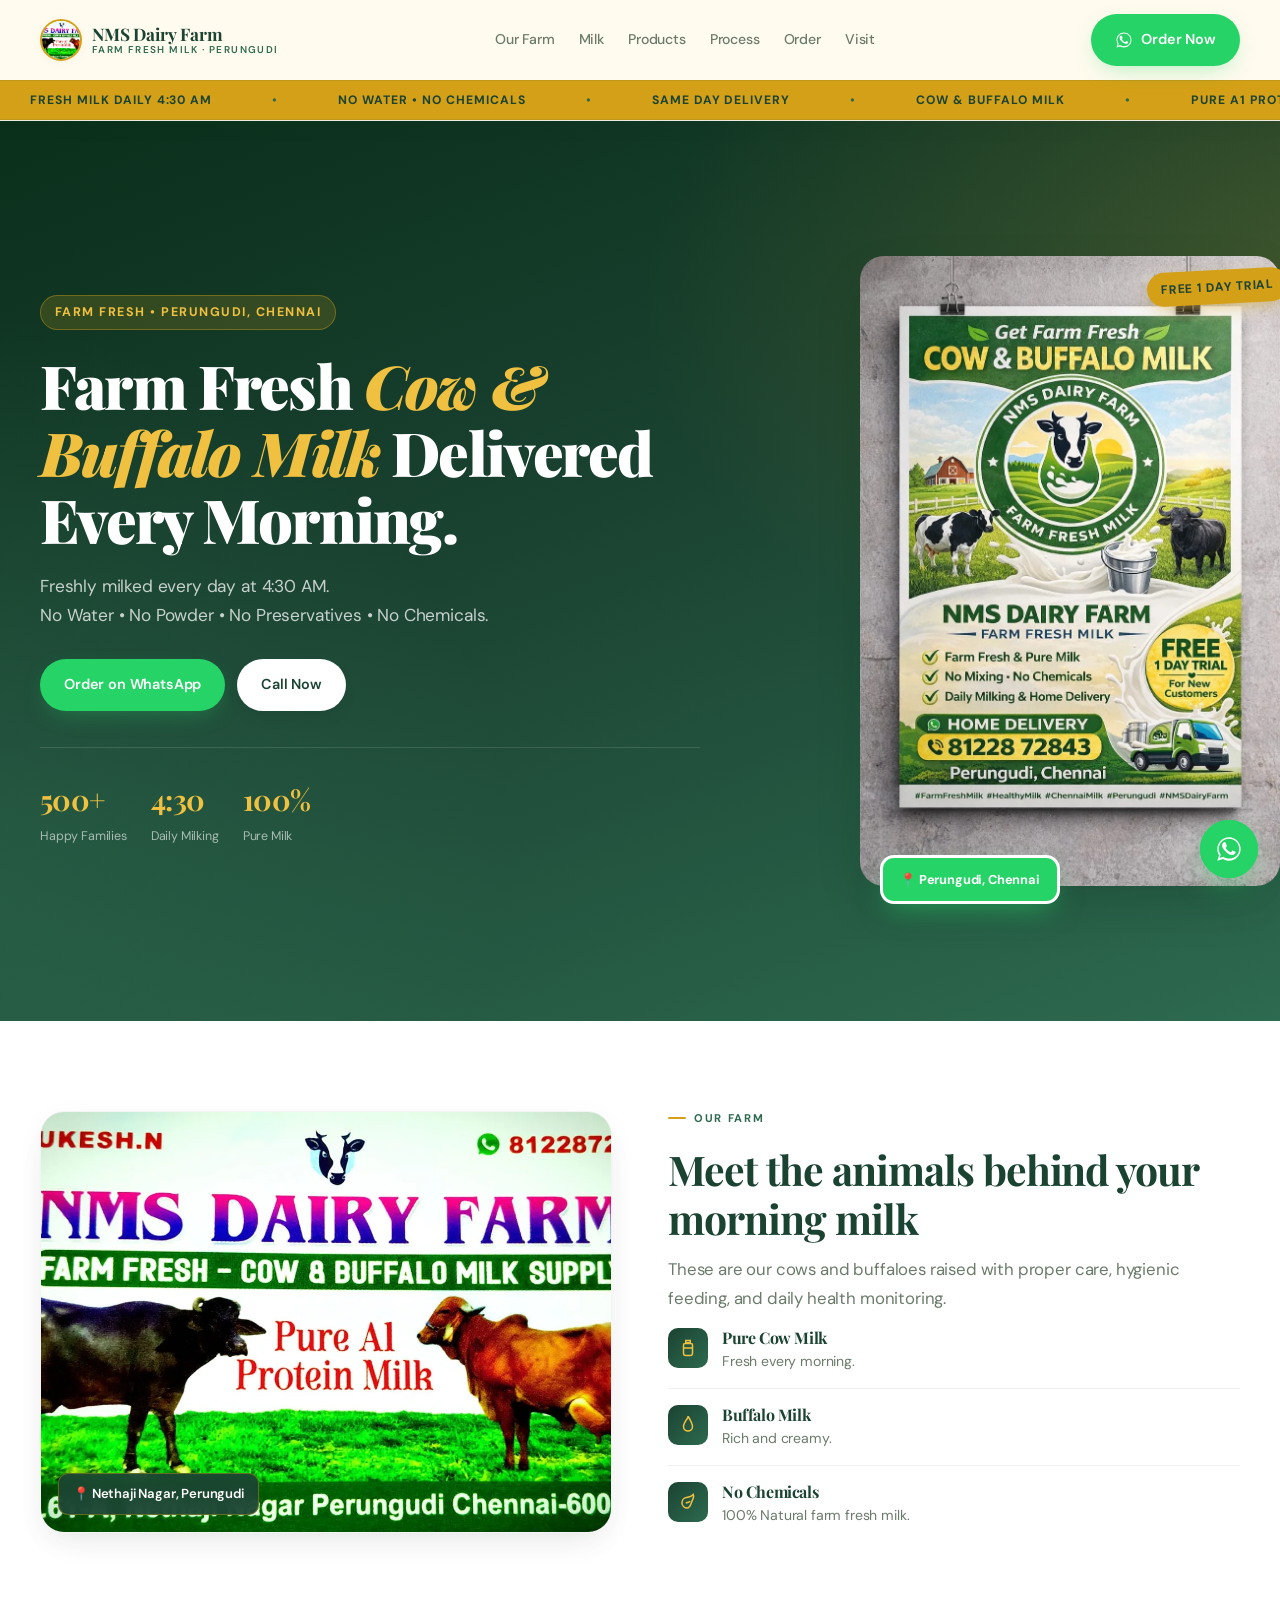
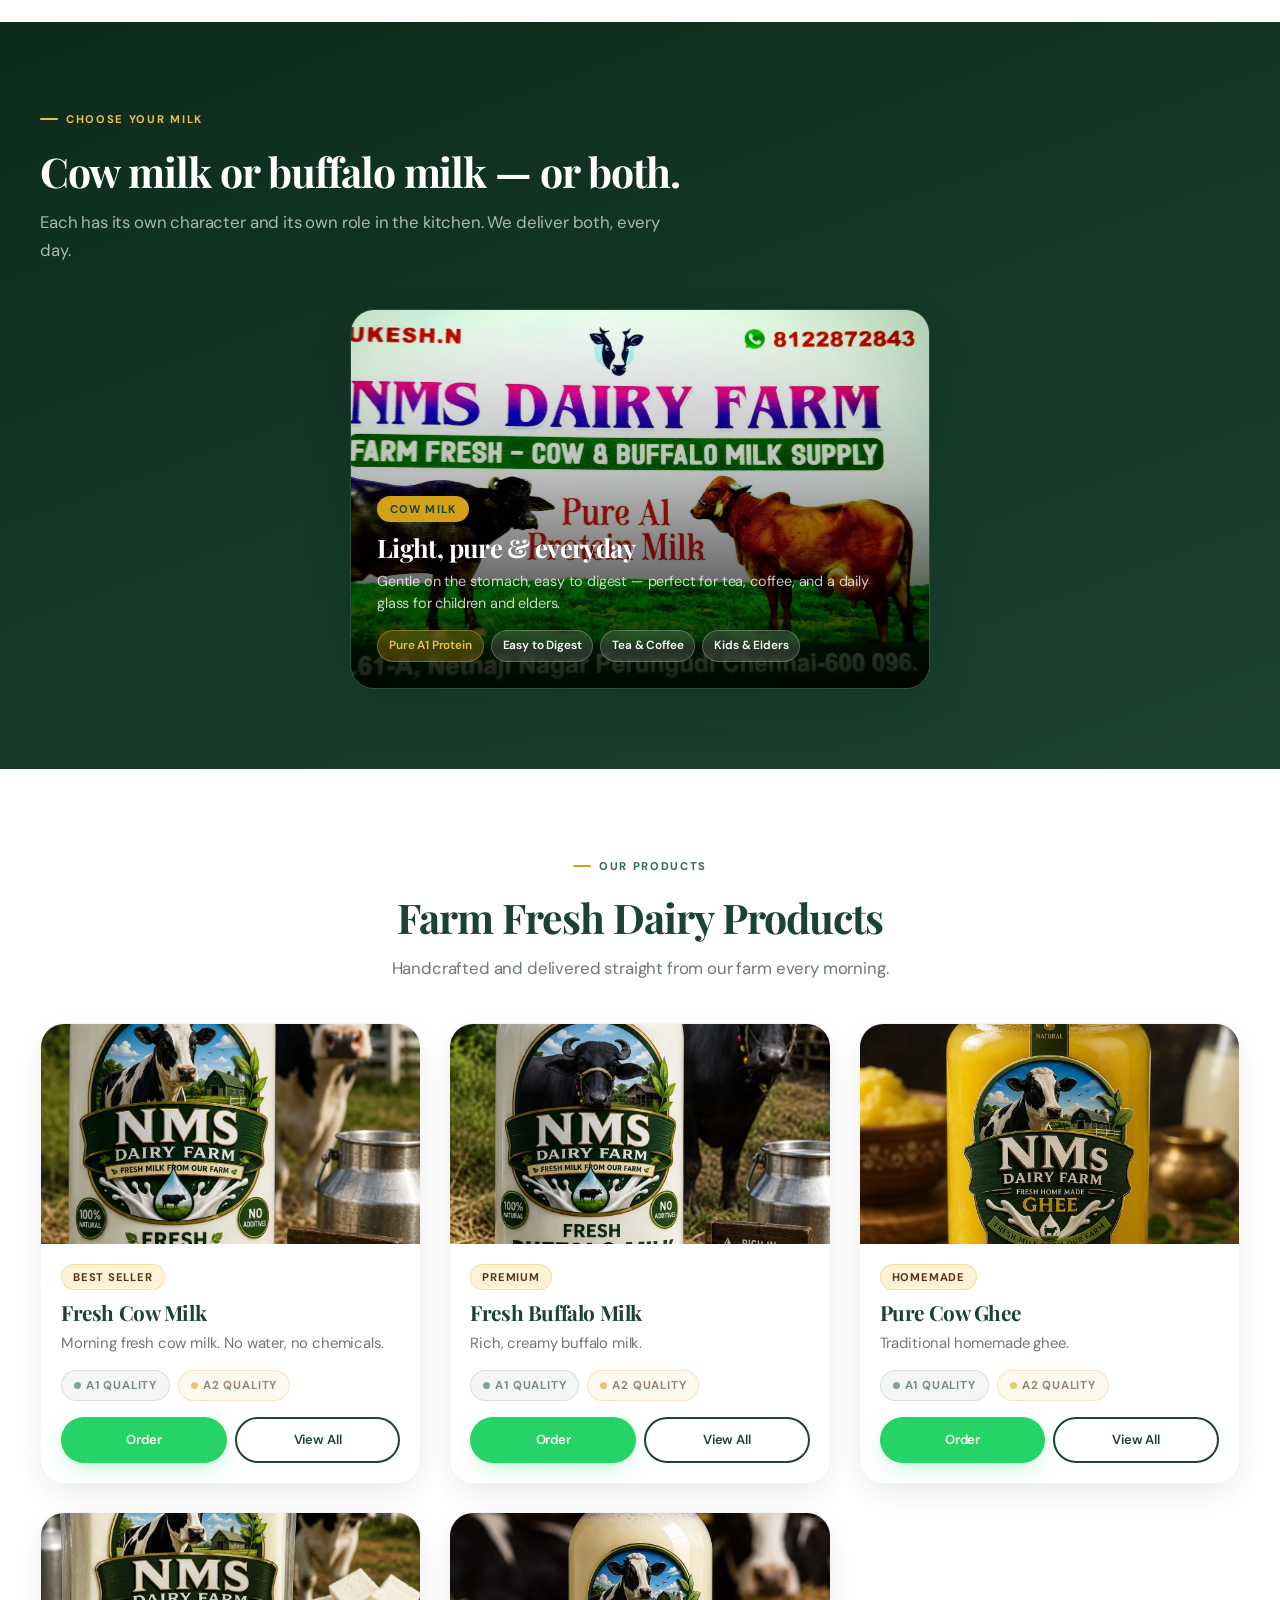
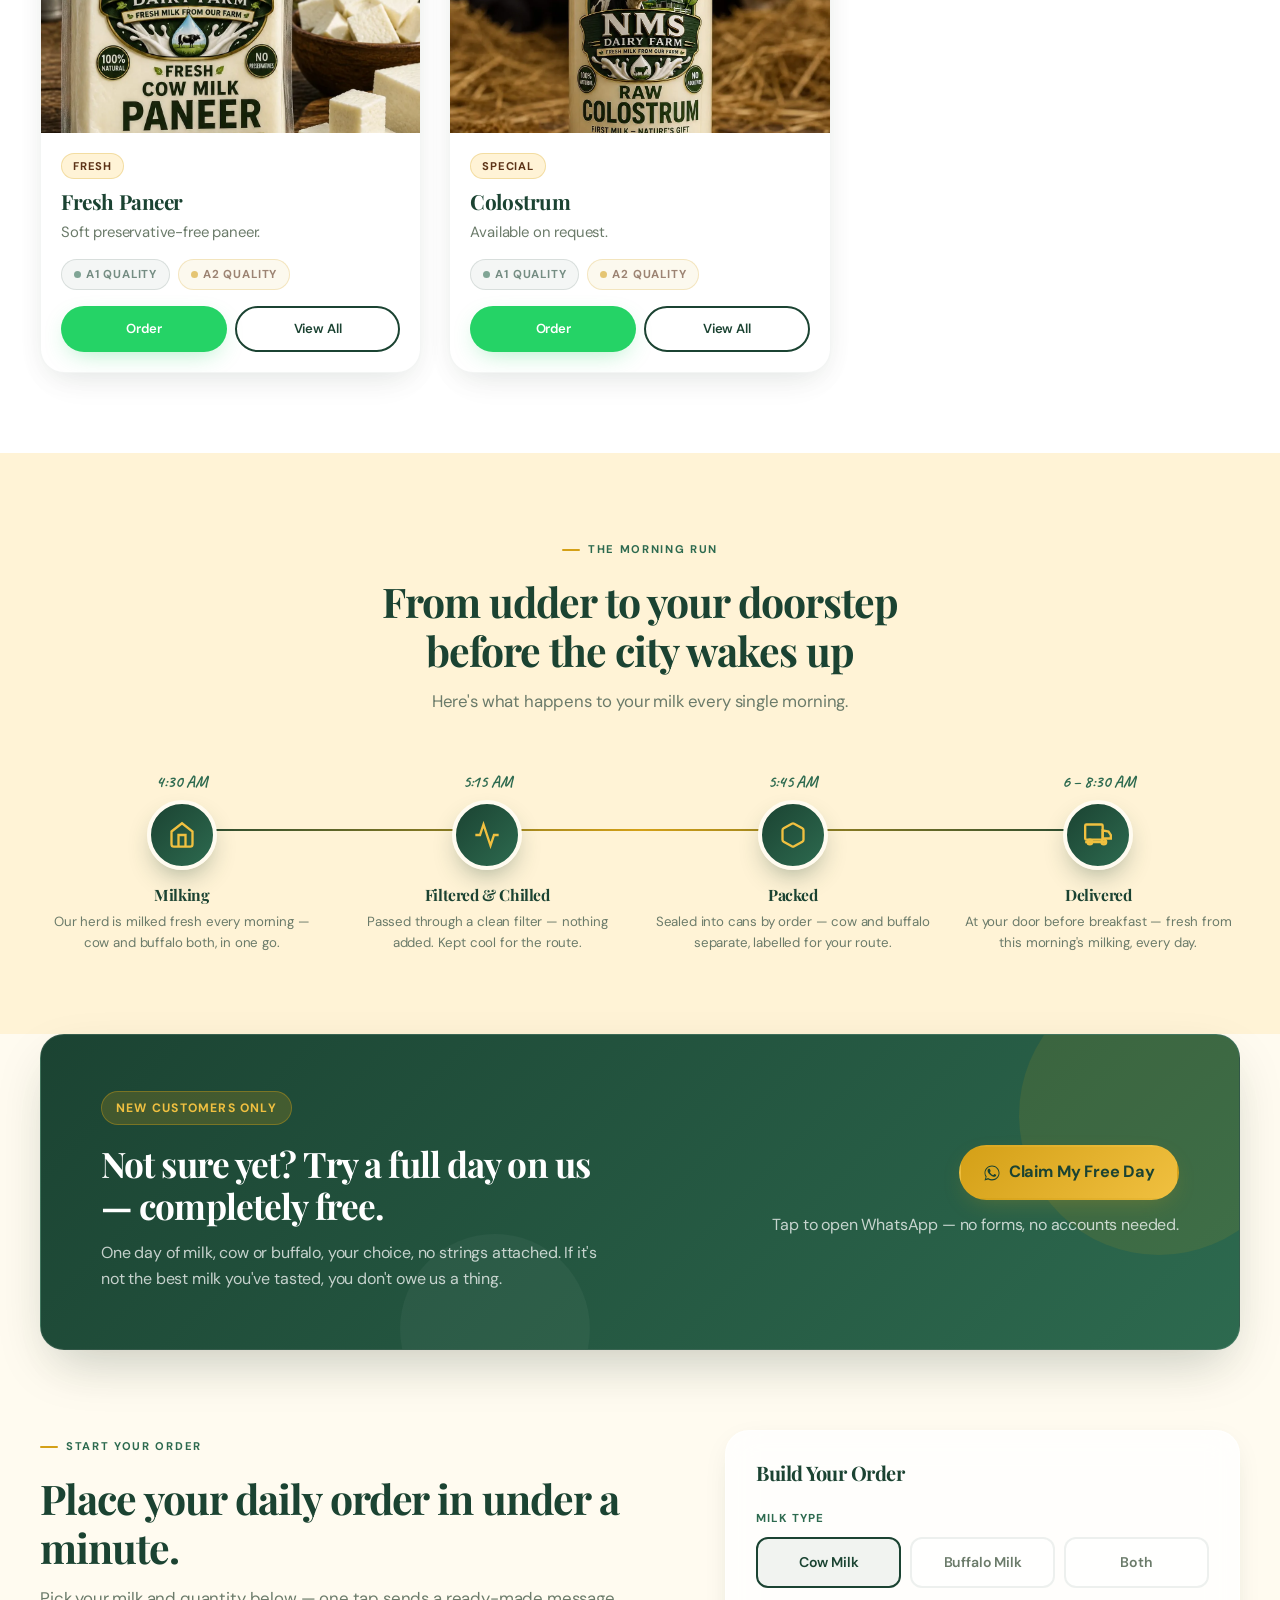
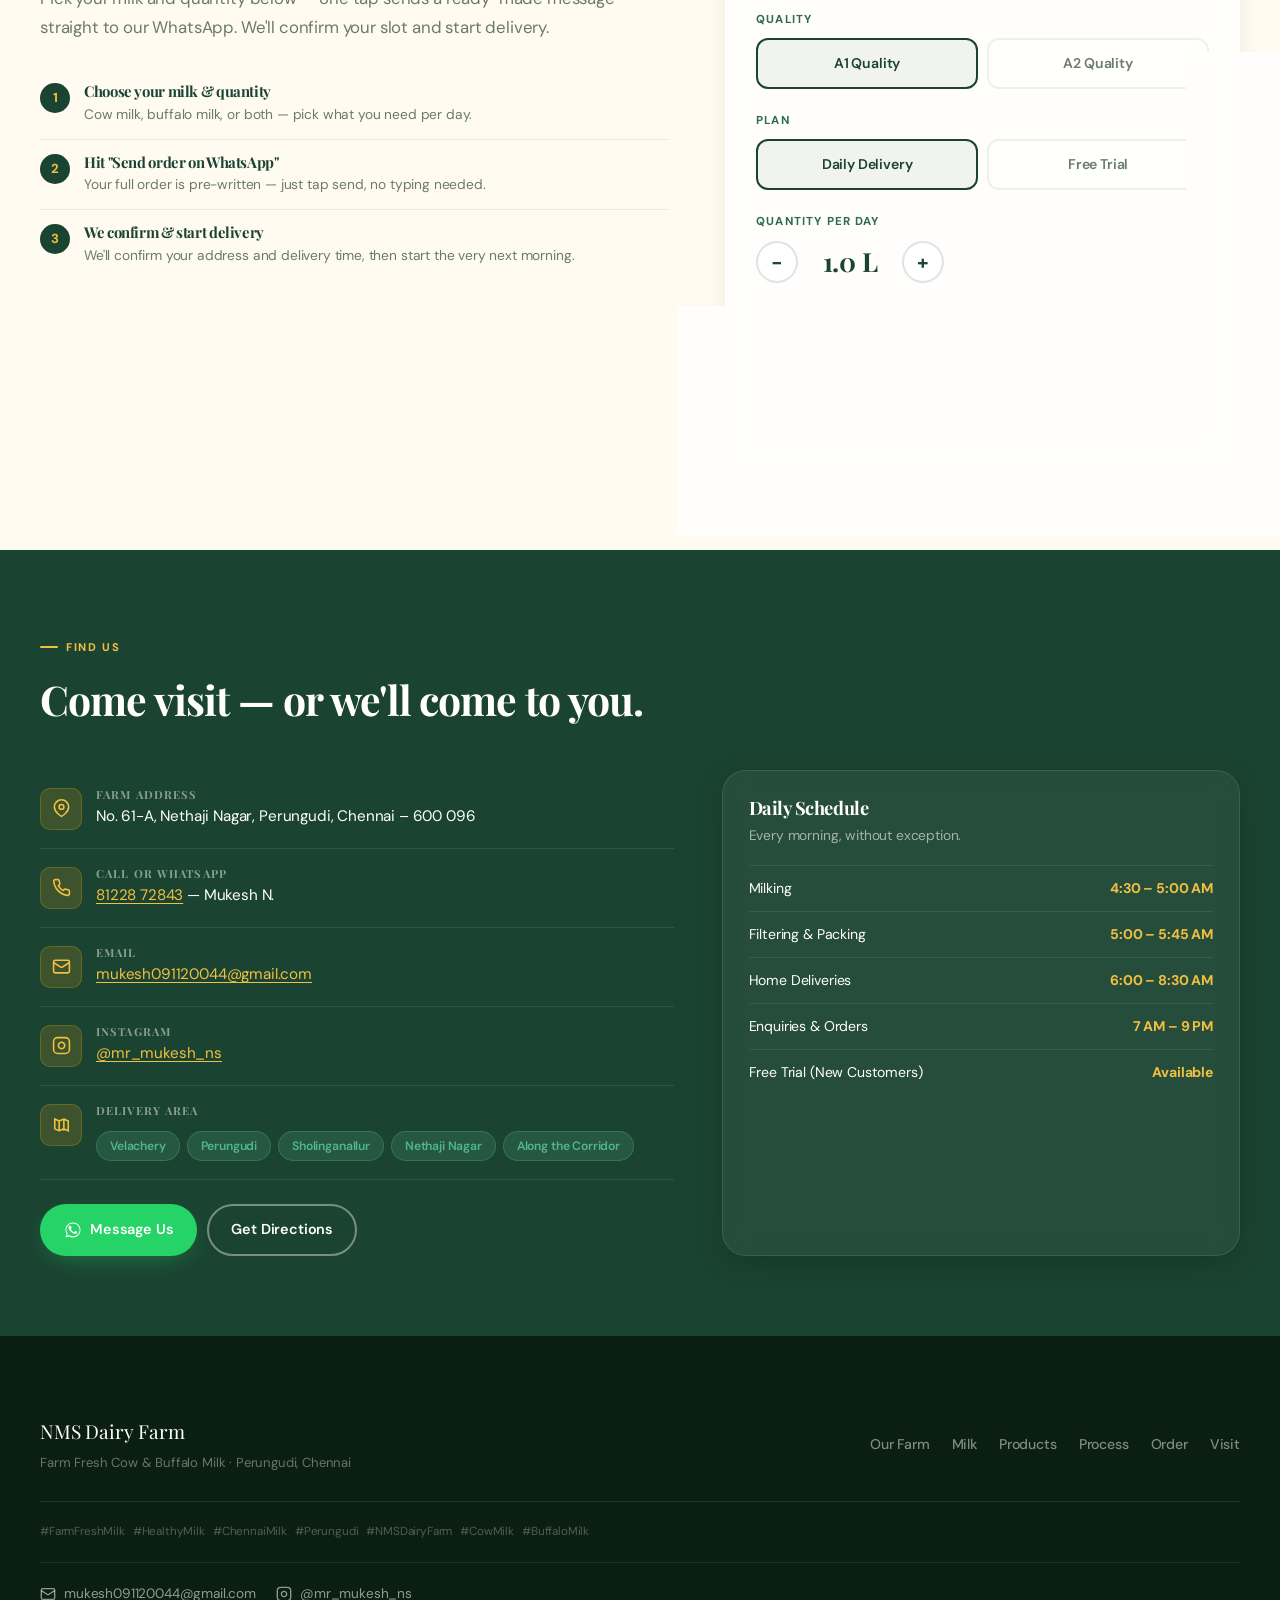
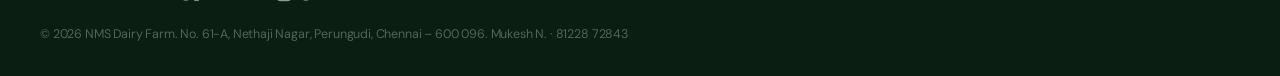
<file: index.html>
<!DOCTYPE html>
<html lang="en">

<head>
 <meta name="google-site-verification" content="5WvgLYOJVA5ghkVAfGHVUs-qu5axarBlpJBwB7sqZuY" />
  <meta charset="UTF-8">
  <meta name="viewport" content="width=device-width, initial-scale=1.0">
  <title>NMS Dairy Farm | Farm Fresh Cow &amp; Buffalo Milk</title>
  <meta name="description"
    content="Pure cow and buffalo milk, milked at 4:30 AM and delivered to your door in Perungudi, Velachery, Sholinganallur. No mixing, no chemicals.">
  <meta name="keywords"
    content="NMS Dairy Farm, fresh milk Chennai, cow milk Perungudi, buffalo milk Velachery, organic ghee, homemade paneer, daily milk delivery Chennai, A1 milk Chennai, A2 milk Chennai">
  <meta name="robots" content="index, follow">
  <meta name="theme-color" content="#1B4332">
  <link rel="canonical" href="https://nmsdairyfarm.com/">

  <!-- Open Graph / Facebook -->
  <meta property="og:type" content="website">
  <meta property="og:url" content="https://nmsdairyfarm.com/">
  <meta property="og:title" content="NMS Dairy Farm | Farm Fresh Cow &amp; Buffalo Milk">
  <meta property="og:description"
    content="Pure cow and buffalo milk, milked at 4:30 AM and delivered to your door in Perungudi, Velachery, Sholinganallur. No mixing, no chemicals.">
  <meta property="og:image" content="https://nmsdairyfarm.com/img/one.webp">
  <meta property="og:site_name" content="NMS Dairy Farm">

  <!-- Twitter -->
  <meta name="twitter:card" content="summary_large_image">
  <meta name="twitter:url" content="https://nmsdairyfarm.com/">
  <meta name="twitter:title" content="NMS Dairy Farm | Farm Fresh Cow &amp; Buffalo Milk">
  <meta name="twitter:description"
    content="Pure cow and buffalo milk, milked at 4:30 AM and delivered to your door in Perungudi, Velachery, Sholinganallur. No mixing, no chemicals.">
  <meta name="twitter:image" content="https://nmsdairyfarm.com/img/one.webp">

  <!-- Favicon -->
  <link rel="icon" type="image/webp" href="img/logo.webp">
  <link rel="apple-touch-icon" href="img/logo.webp">

  <!-- Preload critical LCP assets -->
  <link rel="preload" as="image" href="img/one.webp" type="image/webp">
  <link rel="preload" as="image" href="img/two.webp" type="image/webp">

  <link rel="preconnect" href="https://fonts.googleapis.com">
  <link rel="preconnect" href="https://fonts.gstatic.com" crossorigin>
  <link
    href="https://fonts.googleapis.com/css2?family=Playfair+Display:ital,wght@0,700;0,900;1,700&family=DM+Sans:wght@400;500;600;700&family=Caveat:wght@700&display=swap"
    rel="stylesheet">
  <link rel="stylesheet" href="style.css">
</head>

<body>

  <!-- ── HEADER ── -->
  <header>
    <div class="nav">
      <a href="#home" class="brand">
        <div class="brand-logo">
          <img src="img/two.webp" alt="NMS Dairy Farm logo" width="42" height="42" decoding="async">
        </div>
        <div class="brand-name">NMS Dairy Farm<span>Farm Fresh Milk · Perungudi</span></div>
      </a>
      <nav class="nav-links" aria-label="Main navigation">
        <a href="#showcase">Our Farm</a>
        <a href="#animals">Milk</a>
        <a href="products.html">Products</a>
        <a href="#process">Process</a>
        <a href="#order">Order</a>
        <a href="#visit">Visit</a>
      </nav>
      <a class="btn btn-wa nav-wa" id="navWa" href="#" target="_blank" rel="noopener" aria-label="Order on WhatsApp">
        <svg viewBox="0 0 24 24" fill="currentColor" aria-hidden="true">
          <path
            d="M17.5 14.4c-.3-.1-1.7-.8-2-1-.3-.1-.5-.1-.7.1-.2.3-.8 1-.9 1.1-.2.2-.3.2-.6.1-.3-.1-1.2-.5-2.4-1.5-.9-.8-1.5-1.8-1.6-2.1-.2-.3 0-.5.1-.6.1-.1.3-.3.4-.5.1-.1.2-.3.3-.4.1-.2 0-.4 0-.5 0-.1-.7-1.7-.9-2.3-.3-.6-.5-.5-.7-.5h-.6c-.2 0-.5.1-.8.4-.3.3-1 1-1 2.4s1 2.8 1.2 3c.1.2 2 3 4.8 4.3.7.3 1.2.5 1.6.6.7.2 1.3.2 1.8.1.5-.1 1.7-.7 1.9-1.4.2-.7.2-1.3.2-1.4-.1-.2-.3-.2-.6-.4Z" />
          <path
            d="M12 2C6.5 2 2 6.5 2 12c0 1.9.5 3.7 1.5 5.3L2 22l4.8-1.5C8.3 21.5 10.1 22 12 22c5.5 0 10-4.5 10-10S17.5 2 12 2Zm0 18.2c-1.7 0-3.3-.5-4.7-1.3l-.3-.2-3.1 1 1-3-.2-.3C3.7 15 3.2 13.5 3.2 12 3.2 7.1 7.1 3.2 12 3.2S20.8 7.1 20.8 12 16.9 20.2 12 20.2Z" />
        </svg>
        Order Now
      </a>
      <button class="hamburger" id="menuOpen" aria-label="Open menu" aria-expanded="false" aria-controls="mobileNav">
        <svg viewBox="0 0 24 24" fill="none" stroke="currentColor" stroke-width="2" aria-hidden="true">
          <path d="M3 6h18M3 12h18M3 18h18" stroke-linecap="round" />
        </svg>
      </button>
    </div>
    <!-- ticker -->
    <div class="ticker-wrap" aria-hidden="true">
      <div class="ticker-track">
        <div class="ticker-item">Fresh Milk Daily 4:30 AM</div>
        <div class="ticker-item">No Water • No Chemicals</div>
        <div class="ticker-item">Same Day Delivery</div>
        <div class="ticker-item">Cow &amp; Buffalo Milk</div>
        <div class="ticker-item">Pure A1 Protein Milk</div>
        <div class="ticker-item">Serving Perungudi, Velachery, Thoraipakkam &amp; Sholinganallur</div>
        <!-- duplicate for seamless loop -->
        <div class="ticker-item">Fresh Milk Daily 4:30 AM</div>
        <div class="ticker-item">No Water • No Chemicals</div>
        <div class="ticker-item">Same Day Delivery</div>
        <div class="ticker-item">Cow &amp; Buffalo Milk</div>
        <div class="ticker-item">Pure A1 Protein Milk</div>
        <div class="ticker-item">Serving Perungudi, Velachery, Thoraipakkam &amp; Sholinganallur</div>
      </div>
    </div>
  </header>

  <!-- MOBILE NAV -->
  <div class="mobile-nav" id="mobileNav" role="dialog" aria-modal="true" aria-label="Mobile navigation">
    <button class="close" id="menuClose" aria-label="Close menu">
      <svg viewBox="0 0 24 24" fill="none" stroke="currentColor" stroke-width="2" aria-hidden="true">
        <path d="M6 6l12 12M18 6L6 18" stroke-linecap="round" />
      </svg>
    </button>
    <a href="#showcase">Our Farm</a>
    <a href="#animals">Milk</a>
    <a href="products.html">Products</a>
    <a href="#process">Process</a>
    <a href="#order">Order</a>
    <a href="#visit">Visit</a>
  </div>

  <main>
    <!-- ── HERO ── -->
    <section class="hero" id="home">
      <div class="hero-bg"></div>
      <div class="hero-particles" id="particles" aria-hidden="true"></div>
      <div class="hero-grid">
        <!-- LEFT -->
        <div class="hero-content">
          <div class="hero-eyebrow">Farm Fresh • Perungudi, Chennai</div>
          <h1>Farm Fresh <em>Cow &amp; Buffalo Milk</em> Delivered Every Morning.</h1>
          <p class="hero-sub">Freshly milked every day at 4:30 AM.<br>No Water • No Powder • No Preservatives • No
            Chemicals.</p>
          <div class="hero-cta">
            <a class="btn btn-wa" id="heroWa" href="#" target="_blank" rel="noopener">Order on WhatsApp</a>
            <a class="btn btn-white" href="tel:+918122872843">Call Now</a>
          </div>
          <div class="hero-stats">
            <div class="hero-stat">
              <div class="num">500+</div>
              <div class="lbl">Happy Families</div>
            </div>
            <div class="hero-stat">
              <div class="num">4:30</div>
              <div class="lbl">Daily Milking</div>
            </div>
            <div class="hero-stat">
              <div class="num">100%</div>
              <div class="lbl">Pure Milk</div>
            </div>
          </div>
        </div>
        <!-- RIGHT -->
        <div class="poster-wrap">
          <div class="poster-frame">
            <img src="img/one.webp" alt="NMS Dairy Farm fresh milk" width="420" height="560" fetchpriority="high">
            <div class="poster-tag">FREE 1 DAY TRIAL</div>
            <div class="poster-badge">📍 Perungudi, Chennai</div>
          </div>
        </div>
      </div>
    </section>

    <!-- ── SHOWCASE ── -->
    <section class="showcase section" id="showcase">
      <div class="section-inner">
        <div class="showcase-grid">
          <div class="showcase-img-wrap reveal">
            <div class="showcase-img">
              <img src="img/two.webp" alt="NMS Dairy Farm cows at Perungudi" loading="lazy" width="600" height="420"
                decoding="async">
              <div class="img-label">📍 Nethaji Nagar, Perungudi</div>
            </div>
          </div>
          <div class="reveal">
            <span class="label">Our Farm</span>
            <div class="section-head">
              <h2>Meet the animals behind your morning milk</h2>
              <p>These are our cows and buffaloes raised with proper care, hygienic feeding, and daily health
                monitoring.
              </p>
            </div>
            <div>
              <div class="showcase-point">
                <div class="point-icon">
                  <svg viewBox="0 0 24 24" fill="none" stroke="currentColor" stroke-width="2" width="20" height="20"
                    aria-hidden="true">
                    <path d="M9 2h6v3H9zM6 8a2 2 0 0 1 2-2h8a2 2 0 0 1 2 2v11a3 3 0 0 1-3 3H9a3 3 0 0 1-3-3V8z" />
                    <path d="M6 12h12" />
                  </svg>
                </div>
                <div class="point-text">
                  <h3>Pure Cow Milk</h3>
                  <p>Fresh every morning.</p>
                </div>
              </div>
              <div class="showcase-point">
                <div class="point-icon">
                  <svg viewBox="0 0 24 24" fill="none" stroke="currentColor" stroke-width="2" width="20" height="20"
                    aria-hidden="true">
                    <path d="M12 2C12 2 6 10 6 14a6 6 0 0 0 12 0c0-4-6-14-6-14z" />
                  </svg>
                </div>
                <div class="point-text">
                  <h3>Buffalo Milk</h3>
                  <p>Rich and creamy.</p>
                </div>
              </div>
              <div class="showcase-point">
                <div class="point-icon">
                  <svg viewBox="0 0 24 24" fill="none" stroke="currentColor" stroke-width="2" width="20" height="20"
                    aria-hidden="true">
                    <path d="M11 20A7 7 0 0 1 9.8 6.1C15.5 5 17 4.48 19 2c1 2 0.2 5-1.5 8.5C16 13.9 14.9 20 11 20z" />
                    <path d="M9 13.5c2-1 4.5-1 6-2.5" />
                  </svg>
                </div>
                <div class="point-text">
                  <h3>No Chemicals</h3>
                  <p>100% Natural farm fresh milk.</p>
                </div>
              </div>
            </div>
          </div>
        </div>
      </div>
    </section>

    <!-- ── ANIMALS ── -->
    <section class="animals" id="animals">
      <div class="animals-inner">
        <div class="section-head reveal">
          <span class="label">Choose Your Milk</span>
          <h2>Cow milk or buffalo milk — or both.</h2>
          <p>Each has its own character and its own role in the kitchen. We deliver both, every day.</p>
        </div>
        <div class="animal-cards">
          <div class="animal-card reveal">
            <img src="img/two.webp" alt="Cow at NMS Dairy Farm Perungudi" loading="lazy" width="580" height="380"
              style="object-position:right center;" decoding="async">
            <div class="animal-card-overlay"></div>
            <div class="animal-card-content">
              <span class="animal-card-tag">Cow Milk</span>
              <h3>Light, pure &amp; everyday</h3>
              <p>Gentle on the stomach, easy to digest — perfect for tea, coffee, and a daily glass for children and
                elders.</p>
              <div class="benefits">
                <span class="benefit gold">Pure A1 Protein</span>
                <span class="benefit">Easy to Digest</span>
                <span class="benefit">Tea &amp; Coffee</span>
                <span class="benefit">Kids &amp; Elders</span>
              </div>
            </div>
          </div>
        </div>
      </div>
    </section>

    <!-- ── PRODUCTS SECTION ── -->
    <section class="section" id="products-homepage" style="background:#fff;">
      <div class="section-inner">
        <div class="section-head reveal text-center" style="max-width:580px;margin:0 auto 40px;">
          <span class="label" style="justify-content:center;">Our Products</span>
          <h2>Farm Fresh Dairy Products</h2>
          <p style="margin:12px auto 0;">Handcrafted and delivered straight from our farm every morning.</p>
        </div>
        <div class="grid">
          <!-- Cow Milk -->
          <div class="card reveal">
            <img src="img/cow milk.webp" alt="Fresh Cow Milk" loading="lazy" width="400" height="220" decoding="async">
            <div class="content">
              <span class="tag">Best Seller</span>
              <h3>Fresh Cow Milk</h3>
              <p>Morning fresh cow milk. No water, no chemicals.</p>
              <div class="quality-badges">
                <span class="quality-badge a1">A1 Quality</span>
                <span class="quality-badge a2">A2 Quality</span>
              </div>
              <div class="card-actions">
                <a class="btn btn-wa"
                  href="https://wa.me/918122872843?text=Hi%20NMS%20Dairy%20Farm!%20I'd%20like%20to%20order%20Fresh%20Cow%20Milk%20%5BPlease%20specify%20A1%20or%20A2%20Quality%5D."
                  target="_blank" rel="noopener">Order</a>
                <a class="btn btn-outline" href="products.html">View All</a>
              </div>
            </div>
          </div>
          <!-- Buffalo Milk -->
          <div class="card reveal">
            <img src="img/bmilk.webp" alt="Fresh Buffalo Milk" loading="lazy" width="400" height="220" decoding="async">
            <div class="content">
              <span class="tag">Premium</span>
              <h3>Fresh Buffalo Milk</h3>
              <p>Rich, creamy buffalo milk.</p>
              <div class="quality-badges">
                <span class="quality-badge a1">A1 Quality</span>
                <span class="quality-badge a2">A2 Quality</span>
              </div>
              <div class="card-actions">
                <a class="btn btn-wa"
                  href="https://wa.me/918122872843?text=Hi%20NMS%20Dairy%20Farm!%20I'd%20like%20to%20order%20Fresh%20Buffalo%20Milk%20%5BPlease%20specify%20A1%20or%20A2%20Quality%5D."
                  target="_blank" rel="noopener">Order</a>
                <a class="btn btn-outline" href="products.html">View All</a>
              </div>
            </div>
          </div>
          <!-- Ghee -->
          <div class="card reveal">
            <img src="img/ghee.webp" alt="Pure Cow Ghee" loading="lazy" width="400" height="220" decoding="async">
            <div class="content">
              <span class="tag">Homemade</span>
              <h3>Pure Cow Ghee</h3>
              <p>Traditional homemade ghee.</p>
              <div class="quality-badges">
                <span class="quality-badge a1">A1 Quality</span>
                <span class="quality-badge a2">A2 Quality</span>
              </div>
              <div class="card-actions">
                <a class="btn btn-wa"
                  href="https://wa.me/918122872843?text=Hi%20NMS%20Dairy%20Farm!%20I'd%20like%20to%20order%20Pure%20Cow%20Ghee."
                  target="_blank" rel="noopener">Order</a>
                <a class="btn btn-outline" href="products.html">View All</a>
              </div>
            </div>
          </div>
          <!-- Paneer -->
          <div class="card reveal">
            <img src="img/panneer.webp" alt="Fresh Paneer" loading="lazy" width="400" height="220" decoding="async">
            <div class="content">
              <span class="tag">Fresh</span>
              <h3>Fresh Paneer</h3>
              <p>Soft preservative-free paneer.</p>
              <div class="quality-badges">
                <span class="quality-badge a1">A1 Quality</span>
                <span class="quality-badge a2">A2 Quality</span>
              </div>
              <div class="card-actions">
                <a class="btn btn-wa"
                  href="https://wa.me/918122872843?text=Hi%20NMS%20Dairy%20Farm!%20I'd%20like%20to%20order%20Fresh%20Paneer."
                  target="_blank" rel="noopener">Order</a>
                <a class="btn btn-outline" href="products.html">View All</a>
              </div>
            </div>
          </div>
          <!-- Colostrum -->
          <div class="card reveal">
            <img src="img/colostrum.webp" alt="Colostrum" loading="lazy" width="400" height="220" decoding="async">
            <div class="content">
              <span class="tag">Special</span>
              <h3>Colostrum</h3>
              <p>Available on request.</p>
              <div class="quality-badges">
                <span class="quality-badge a1">A1 Quality</span>
                <span class="quality-badge a2">A2 Quality</span>
              </div>
              <div class="card-actions">
                <a class="btn btn-wa"
                  href="https://wa.me/918122872843?text=Hi%20NMS%20Dairy%20Farm!%20I'd%20like%20to%20order%20Colostrum."
                  target="_blank" rel="noopener">Order</a>
                <a class="btn btn-outline" href="products.html">View All</a>
              </div>
            </div>
          </div>
        </div>
      </div>
    </section>

    <!-- ── PROCESS ── -->
    <section class="section process" id="process">
      <div class="section-inner">
        <div class="section-head reveal text-center" style="max-width:580px;margin:0 auto;">
          <span class="label" style="justify-content:center;">The Morning Run</span>
          <h2 style="text-align:center;">From udder to your doorstep before the city wakes up</h2>
          <p style="text-align:center;margin:12px auto 0;">Here's what happens to your milk every single morning.</p>
        </div>
        <div class="process-steps">
          <div class="process-step reveal">
            <div class="step-time">4:30 AM</div>
            <div class="step-circle"><svg viewBox="0 0 24 24" fill="none" stroke="currentColor" stroke-width="2"
                aria-hidden="true">
                <path d="M3 9l9-7 9 7v11a2 2 0 0 1-2 2H5a2 2 0 0 1-2-2z" />
                <polyline points="9 22 9 12 15 12 15 22" />
              </svg></div>
            <h3>Milking</h3>
            <p>Our herd is milked fresh every morning — cow and buffalo both, in one go.</p>
          </div>
          <div class="process-step reveal">
            <div class="step-time">5:15 AM</div>
            <div class="step-circle"><svg viewBox="0 0 24 24" fill="none" stroke="currentColor" stroke-width="2"
                aria-hidden="true">
                <path d="M22 12h-4l-3 9L9 3l-3 9H2" />
              </svg></div>
            <h3>Filtered &amp; Chilled</h3>
            <p>Passed through a clean filter — nothing added. Kept cool for the route.</p>
          </div>
          <div class="process-step reveal">
            <div class="step-time">5:45 AM</div>
            <div class="step-circle"><svg viewBox="0 0 24 24" fill="none" stroke="currentColor" stroke-width="2"
                aria-hidden="true">
                <path
                  d="M21 16V8a2 2 0 0 0-1-1.73l-7-4a2 2 0 0 0-2 0l-7 4A2 2 0 0 0 3 8v8a2 2 0 0 0 1 1.73l7 4a2 2 0 0 0 2 0l7-4A2 2 0 0 0 21 16z" />
              </svg></div>
            <h3>Packed</h3>
            <p>Sealed into cans by order — cow and buffalo separate, labelled for your route.</p>
          </div>
          <div class="process-step reveal">
            <div class="step-time">6 – 8:30 AM</div>
            <div class="step-circle"><svg viewBox="0 0 24 24" fill="none" stroke="currentColor" stroke-width="2"
                aria-hidden="true">
                <rect x="1" y="3" width="15" height="13" rx="1" />
                <path d="m16 8 5 1 2 3v3h-7V8ZM1 18h18" />
                <circle cx="5" cy="18" r="2" />
                <circle cx="17" cy="18" r="2" />
              </svg></div>
            <h3>Delivered</h3>
            <p>At your door before breakfast — fresh from this morning's milking, every day.</p>
          </div>
        </div>
      </div>
    </section>

    <!-- ── TRIAL BANNER ── -->
    <div class="trial-wrap">
      <div class="trial reveal">
        <div>
          <div class="trial-badge">New Customers Only</div>
          <h2>Not sure yet? Try a full day on us — completely free.</h2>
          <p>One day of milk, cow or buffalo, your choice, no strings attached. If it's not the best milk you've tasted,
            you don't owe us a thing.</p>
        </div>
        <div class="trial-cta">
          <a class="btn btn-gold" id="trialWa" href="#" target="_blank" rel="noopener" style="font-size:1.02rem;">
            <svg viewBox="0 0 24 24" fill="currentColor" aria-hidden="true">
              <path
                d="M17.5 14.4c-.3-.1-1.7-.8-2-1-.3-.1-.5-.1-.7.1-.2.3-.8 1-.9 1.1-.2.2-.3.2-.6.1-.3-.1-1.2-.5-2.4-1.5-.9-.8-1.5-1.8-1.6-2.1-.2-.3 0-.5.1-.6.1-.1.3-.3.4-.5.1-.1.2-.3.3-.4.1-.2 0-.4 0-.5 0-.1-.7-1.7-.9-2.3-.3-.6-.5-.5-.7-.5h-.6c-.2 0-.5.1-.8.4-.3.3-1 1-1 2.4s1 2.8 1.2 3c.1.2 2 3 4.8 4.3.7.3 1.2.5 1.6.6.7.2 1.3.2 1.8.1.5-.1 1.7-.7 1.9-1.4.2-.7.2-1.3.2-1.4-.1-.2-.3-.2-.6-.4Z" />
              <path
                d="M12 2C6.5 2 2 6.5 2 12c0 1.9.5 3.7 1.5 5.3L2 22l4.8-1.5C8.3 21.5 10.1 22 12 22c5.5 0 10-4.5 10-10S17.5 2 12 2Zm0 18.2c-1.7 0-3.3-.5-4.7-1.3l-.3-.2-3.1 1 1-3-.2-.3C3.7 15 3.2 13.5 3.2 12 3.2 7.1 7.1 3.2 12 3.2S20.8 7.1 20.8 12 16.9 20.2 12 20.2Z" />
            </svg>
            Claim My Free Day
          </a>
          <p class="trial-note">Tap to open WhatsApp — no forms, no accounts needed.</p>
        </div>
      </div>
    </div>

    <!-- ── ORDER ── -->
    <section class="section order" id="order" style="padding-top:0;">
      <div class="section-inner">
        <div class="order-grid">
          <div class="reveal">
            <span class="label">Start Your Order</span>
            <div class="section-head">
              <h2>Place your daily order in under a minute.</h2>
              <p>Pick your milk and quantity below — one tap sends a ready-made message straight to our WhatsApp. We'll
                confirm your slot and start delivery.</p>
            </div>
            <div class="order-steps-list">
              <div class="order-step-item">
                <span class="step-num">1</span>
                <div>
                  <h3>Choose your milk &amp; quantity</h3>
                  <p>Cow milk, buffalo milk, or both — pick what you need per day.</p>
                </div>
              </div>
              <div class="order-step-item">
                <span class="step-num">2</span>
                <div>
                  <h3>Hit "Send order on WhatsApp"</h3>
                  <p>Your full order is pre-written — just tap send, no typing needed.</p>
                </div>
              </div>
              <div class="order-step-item">
                <span class="step-num">3</span>
                <div>
                  <h3>We confirm &amp; start delivery</h3>
                  <p>We'll confirm your address and delivery time, then start the very next morning.</p>
                </div>
              </div>
            </div>
          </div>
          <div class="order-builder reveal">
            <h3 class="builder-title">Build Your Order</h3>
            <span class="field-label">Milk type</span>
            <div class="choice-wrap" id="milkChoice">
              <label class="choice active"><input type="radio" name="mt" value="Cow Milk" checked class="sr-only"> Cow
                Milk</label>
              <label class="choice"><input type="radio" name="mt" value="Buffalo Milk" class="sr-only"> Buffalo
                Milk</label>
              <label class="choice"><input type="radio" name="mt" value="Both Cow &amp; Buffalo Milk" class="sr-only">
                Both</label>
            </div>
            <span class="field-label">Quality</span>
            <div class="choice-wrap" id="qualityChoice">
              <label class="choice active"><input type="radio" name="quality" value="A1 Quality" checked
                  class="sr-only"> A1 Quality</label>
              <label class="choice"><input type="radio" name="quality" value="A2 Quality" class="sr-only"> A2
                Quality</label>
            </div>
            <span class="field-label">Plan</span>
            <div class="choice-wrap" id="planChoice">
              <label class="choice active"><input type="radio" name="plan" value="Daily home delivery" checked
                  class="sr-only">
                Daily Delivery</label>
              <label class="choice"><input type="radio" name="plan" value="Free 1-day trial" class="sr-only"> Free
                Trial</label>
            </div>
            <span class="field-label">Quantity per day</span>
            <div class="qty-wrap">
              <button class="qty-btn" id="qtyMinus" aria-label="Decrease quantity">−</button>
              <span class="qty-display" id="qtyVal">1.0 L</span>
              <button class="qty-btn" id="qtyPlus" aria-label="Increase quantity">+</button>
            </div>
            <div class="order-preview" id="orderPreview">
              <strong>1.0 L</strong> of <strong>Cow Milk</strong> · <strong>Daily home delivery</strong>
            </div>
            <a class="btn btn-wa" id="orderWa" href="#" target="_blank" rel="noopener">
              <svg viewBox="0 0 24 24" fill="currentColor" aria-hidden="true">
                <path
                  d="M17.5 14.4c-.3-.1-1.7-.8-2-1-.3-.1-.5-.1-.7.1-.2.3-.8 1-.9 1.1-.2.2-.3.2-.6.1-.3-.1-1.2-.5-2.4-1.5-.9-.8-1.5-1.8-1.6-2.1-.2-.3 0-.5.1-.6.1-.1.3-.3.4-.5.1-.1.2-.3.3-.4.1-.2 0-.4 0-.5 0-.1-.7-1.7-.9-2.3-.3-.6-.5-.5-.7-.5h-.6c-.2 0-.5.1-.8.4-.3.3-1 1-1 2.4s1 2.8 1.2 3c.1.2 2 3 4.8 4.3.7.3 1.2.5 1.6.6.7.2 1.3.2 1.8.1.5-.1 1.7-.7 1.9-1.4.2-.7.2-1.3.2-1.4-.1-.2-.3-.2-.6-.4Z" />
                <path
                  d="M12 2C6.5 2 2 6.5 2 12c0 1.9.5 3.7 1.5 5.3L2 22l4.8-1.5C8.3 21.5 10.1 22 12 22c5.5 0 10-4.5 10-10S17.5 2 12 2Zm0 18.2c-1.7 0-3.3-.5-4.7-1.3l-.3-.2-3.1 1 1-3-.2-.3C3.7 15 3.2 13.5 3.2 12 3.2 7.1 7.1 3.2 12 3.2S20.8 7.1 20.8 12 16.9 20.2 12 20.2Z" />
              </svg>
              Send Order on WhatsApp
            </a>
          </div>
        </div>
      </div>
    </section>

    <!-- ── VISIT ── -->
    <section class="section visit" id="visit">
      <div class="section-inner">
        <div class="reveal">
          <span class="label">Find Us</span>
          <h2 style="color:#fff;font-size:clamp(1.7rem,3.2vw,2.6rem);margin-top:6px;">Come visit — or we'll come to you.
          </h2>
        </div>
        <div class="visit-grid">
          <div class="reveal">
            <div class="info-item">
              <div class="info-icon"><svg viewBox="0 0 24 24" fill="none" stroke="currentColor" stroke-width="2"
                  aria-hidden="true">
                  <path d="M21 10c0 7-9 12-9 12s-9-5-9-12a9 9 0 0 1 18 0Z" />
                  <circle cx="12" cy="10" r="3" />
                </svg></div>
              <div>
                <h3>Farm Address</h3>
                <p>No. 61-A, Nethaji Nagar, Perungudi, Chennai – 600 096</p>
              </div>
            </div>
            <div class="info-item">
              <div class="info-icon"><svg viewBox="0 0 24 24" fill="none" stroke="currentColor" stroke-width="2"
                  aria-hidden="true">
                  <path
                    d="M22 16.9v3a2 2 0 0 1-2.2 2 19.8 19.8 0 0 1-8.6-3 19.5 19.5 0 0 1-6-6 19.8 19.8 0 0 1-3-8.7A2 2 0 0 1 4.1 2h3a2 2 0 0 1 2 1.7c.1 1 .4 2 .7 2.9a2 2 0 0 1-.5 2.1L8.1 9.9a16 16 0 0 0 6 6l1.2-1.2a2 2 0 0 1 2.1-.5c.9.3 1.9.6 2.9.7a2 2 0 0 1 1.7 2.1Z" />
                </svg></div>
              <div>
                <h3>Call or WhatsApp</h3>
                <p><a href="tel:+918122872843">81228 72843</a> — Mukesh N.</p>
              </div>
            </div>
            <div class="info-item">
              <div class="info-icon"><svg viewBox="0 0 24 24" fill="none" stroke="currentColor" stroke-width="2"
                  aria-hidden="true">
                  <rect width="20" height="16" x="2" y="4" rx="2" />
                  <path d="m22 7-8.97 5.7a1.94 1.94 0 0 1-2.06 0L2 7" />
                </svg></div>
              <div>
                <h3>Email</h3>
                <p><a href="mailto:mukesh091120044@gmail.com">mukesh091120044@gmail.com</a></p>
              </div>
            </div>
            <div class="info-item">
              <div class="info-icon"><svg viewBox="0 0 24 24" fill="none" stroke="currentColor" stroke-width="2"
                  aria-hidden="true">
                  <rect width="20" height="20" x="2" y="2" rx="5" ry="5" />
                  <path d="M16 11.37A4 4 0 1 1 12.63 8 4 4 0 0 1 16 11.37z" />
                  <line x1="17.5" x2="17.51" y1="6.5" y2="6.5" />
                </svg></div>
              <div>
                <h3>Instagram</h3>
                <p><a href="https://instagram.com/mr_mukesh_ns" target="_blank" rel="noopener">@mr_mukesh_ns</a></p>
              </div>
            </div>
            <div class="info-item">
              <div class="info-icon"><svg viewBox="0 0 24 24" fill="none" stroke="currentColor" stroke-width="2"
                  aria-hidden="true">
                  <path d="M9 20l-5.5-2.5V5L9 7.5m0 12.5 6-2.5m-6 2.5V7.5m6 10 5.5 2.5V7.5L15 5m0 15V5m0 0L9 7.5" />
                </svg></div>
              <div>
                <h3>Delivery Area</h3>
                <div class="area-pills">
                  <span class="area-pill">Velachery</span>
                  <span class="area-pill">Perungudi</span>
                  <span class="area-pill">Sholinganallur</span>
                  <span class="area-pill">Nethaji Nagar</span>
                  <span class="area-pill">Along the Corridor</span>
                </div>
              </div>
            </div>
            <div class="visit-actions">
              <a class="btn btn-wa" id="visitWa" href="#" target="_blank" rel="noopener">
                <svg viewBox="0 0 24 24" fill="currentColor" aria-hidden="true">
                  <path
                    d="M17.5 14.4c-.3-.1-1.7-.8-2-1-.3-.1-.5-.1-.7.1-.2.3-.8 1-.9 1.1-.2.2-.3.2-.6.1-.3-.1-1.2-.5-2.4-1.5-.9-.8-1.5-1.8-1.6-2.1-.2-.3 0-.5.1-.6.1-.1.3-.3.4-.5.1-.1.2-.3.3-.4.1-.2 0-.4 0-.5 0-.1-.7-1.7-.9-2.3-.3-.6-.5-.5-.7-.5h-.6c-.2 0-.5.1-.8.4-.3.3-1 1-1 2.4s1 2.8 1.2 3c.1.2 2 3 4.8 4.3.7.3 1.2.5 1.6.6.7.2 1.3.2 1.8.1.5-.1 1.7-.7 1.9-1.4.2-.7.2-1.3.2-1.4-.1-.2-.3-.2-.6-.4Z" />
                  <path
                    d="M12 2C6.5 2 2 6.5 2 12c0 1.9.5 3.7 1.5 5.3L2 22l4.8-1.5C8.3 21.5 10.1 22 12 22c5.5 0 10-4.5 10-10S17.5 2 12 2Zm0 18.2c-1.7 0-3.3-.5-4.7-1.3l-.3-.2-3.1 1 1-3-.2-.3C3.7 15 3.2 13.5 3.2 12 3.2 7.1 7.1 3.2 12 3.2S20.8 7.1 20.8 12 16.9 20.2 12 20.2Z" />
                </svg>
                Message Us
              </a>
              <a class="btn btn-outline" style="border-color:rgba(255,255,255,0.4);color:#fff;" id="directionsBtn"
                href="#" target="_blank" rel="noopener">Get Directions</a>
            </div>
          </div>
          <div class="hours-card reveal">
            <h3>Daily Schedule</h3>
            <p>Every morning, without exception.</p>
            <div class="hour-row"><span>Milking</span><span class="time">4:30 – 5:00 AM</span></div>
            <div class="hour-row"><span>Filtering &amp; Packing</span><span class="time">5:00 – 5:45 AM</span></div>
            <div class="hour-row"><span>Home Deliveries</span><span class="time">6:00 – 8:30 AM</span></div>
            <div class="hour-row"><span>Enquiries &amp; Orders</span><span class="time">7 AM – 9 PM</span></div>
            <div class="hour-row"><span>Free Trial (New Customers)</span><span class="time"
                style="color:var(--gold2);">Available</span></div>
          </div>
        </div>
      </div>
    </section>
  </main>

  <!-- ── FOOTER ── -->
  <footer>
    <div class="footer-inner">
      <div class="footer-top">
        <div>
          <div class="footer-brand-name">NMS Dairy Farm</div>
          <p style="color:rgba(255,255,255,0.38);font-size:.82rem;margin-top:4px;">Farm Fresh Cow &amp; Buffalo Milk ·
            Perungudi, Chennai</p>
        </div>
        <nav class="footer-links" aria-label="Footer navigation">
          <a href="#showcase">Our Farm</a>
          <a href="#animals">Milk</a>
          <a href="products.html">Products</a>
          <a href="#process">Process</a>
          <a href="#order">Order</a>
          <a href="#visit">Visit</a>
        </nav>
      </div>
      <div class="footer-tags" style="margin-top:20px;">
        <span>#FarmFreshMilk</span><span>#HealthyMilk</span><span>#ChennaiMilk</span><span>#Perungudi</span><span>#NMSDairyFarm</span><span>#CowMilk</span><span>#BuffaloMilk</span>
      </div>
      <div class="footer-social"
        style="display:flex;gap:20px;align-items:center;margin-top:20px;padding-top:20px;border-top:1px solid rgba(255,255,255,.08);">
        <a href="mailto:mukesh091120044@gmail.com"
          style="display:inline-flex;align-items:center;gap:8px;color:rgba(255,255,255,.55);font-size:.85rem;transition:color .25s;"
          onmouseover="this.style.color='var(--gold2)'" onmouseout="this.style.color='rgba(255,255,255,.55)'">
          <svg width="16" height="16" viewBox="0 0 24 24" fill="none" stroke="currentColor" stroke-width="2"
            aria-hidden="true">
            <rect width="20" height="16" x="2" y="4" rx="2" />
            <path d="m22 7-8.97 5.7a1.94 1.94 0 0 1-2.06 0L2 7" />
          </svg>
          mukesh091120044@gmail.com
        </a>
        <a href="https://instagram.com/mr_mukesh_ns" target="_blank" rel="noopener"
          style="display:inline-flex;align-items:center;gap:8px;color:rgba(255,255,255,.55);font-size:.85rem;transition:color .25s;"
          onmouseover="this.style.color='var(--gold2)'" onmouseout="this.style.color='rgba(255,255,255,.55)'">
          <svg width="16" height="16" viewBox="0 0 24 24" fill="none" stroke="currentColor" stroke-width="2"
            aria-hidden="true">
            <rect width="20" height="20" x="2" y="2" rx="5" ry="5" />
            <path d="M16 11.37A4 4 0 1 1 12.63 8 4 4 0 0 1 16 11.37z" />
            <line x1="17.5" x2="17.51" y1="6.5" y2="6.5" />
          </svg>
          @mr_mukesh_ns
        </a>
      </div>
      <div class="footer-bottom">
        <p>© <span id="yr"></span> NMS Dairy Farm. No. 61-A, Nethaji Nagar, Perungudi, Chennai – 600 096. Mukesh N. ·
          81228 72843</p>
      </div>
    </div>
  </footer>

  <!-- ── FAB ── -->
  <a class="fab" id="fabWa" href="#" target="_blank" rel="noopener" aria-label="Chat on WhatsApp">
    <span class="fab-pulse" aria-hidden="true"></span>
    <svg viewBox="0 0 24 24" fill="currentColor" aria-hidden="true">
      <path
        d="M17.5 14.4c-.3-.1-1.7-.8-2-1-.3-.1-.5-.1-.7.1-.2.3-.8 1-.9 1.1-.2.2-.3.2-.6.1-.3-.1-1.2-.5-2.4-1.5-.9-.8-1.5-1.8-1.6-2.1-.2-.3 0-.5.1-.6.1-.1.3-.3.4-.5.1-.1.2-.3.3-.4.1-.2 0-.4 0-.5 0-.1-.7-1.7-.9-2.3-.3-.6-.5-.5-.7-.5h-.6c-.2 0-.5.1-.8.4-.3.3-1 1-1 2.4s1 2.8 1.2 3c.1.2 2 3 4.8 4.3.7.3 1.2.5 1.6.6.7.2 1.3.2 1.8.1.5-.1 1.7-.7 1.9-1.4.2-.7.2-1.3.2-1.4-.1-.2-.3-.2-.6-.4Z" />
      <path
        d="M12 2C6.5 2 2 6.5 2 12c0 1.9.5 3.7 1.5 5.3L2 22l4.8-1.5C8.3 21.5 10.1 22 12 22c5.5 0 10-4.5 10-10S17.5 2 12 2Zm0 18.2c-1.7 0-3.3-.5-4.7-1.3l-.3-.2-3.1 1 1-3-.2-.3C3.7 15 3.2 13.5 3.2 12 3.2 7.1 7.1 3.2 12 3.2S20.8 7.1 20.8 12 16.9 20.2 12 20.2Z" />
    </svg>
  </a>

  <script>
    (function () {
      'use strict';
      var PHONE = '918122872843';
      function wa(msg) { return 'https://wa.me/' + PHONE + '?text=' + encodeURIComponent(msg); }

      /* Year */
      document.getElementById('yr').textContent = new Date().getFullYear();

      /* WA links */
      document.getElementById('navWa').href = wa("Hi NMS Dairy Farm! I'd like to order farm fresh milk.");
      document.getElementById('heroWa').href = wa("Hi NMS Dairy Farm! I'd like to start ordering farm fresh milk for daily delivery.");
      document.getElementById('trialWa').href = wa("Hi! I'm a new customer and I'd like to claim my FREE 1-day trial of farm fresh milk from NMS Dairy Farm.");
      document.getElementById('visitWa').href = wa("Hi NMS Dairy Farm! I have a question about your milk delivery.");
      document.getElementById('fabWa').href = wa("Hi NMS Dairy Farm! I'd like to know more about your farm fresh milk.");
      document.getElementById('directionsBtn').href = 'https://www.google.com/maps/search/?api=1&query=' + encodeURIComponent('No.61-A Nethaji Nagar Perungudi Chennai 600096');

      /* Particles */
      var pw = document.getElementById('particles');
      for (var i = 0; i < 14; i++) {
        var s = document.createElement('span');
        var sz = Math.random() * 70 + 20;
        s.style.cssText = 'width:' + sz + 'px;height:' + sz + 'px;left:' + (Math.random() * 100) + '%;bottom:-' + sz + 'px;animation-duration:' + (Math.random() * 18 + 10) + 's;animation-delay:' + (Math.random() * 14) + 's;';
        pw.appendChild(s);
      }

      /* Order builder */
      var milkType = 'Cow Milk', plan = 'Daily home delivery', qty = 1.0, quality = 'A1 Quality';
      function setActive(groupId, clicked) {
        document.querySelectorAll('#' + groupId + ' .choice').forEach(function (el) { el.classList.remove('active'); });
        clicked.classList.add('active');
      }
      document.querySelectorAll('#milkChoice .choice').forEach(function (lbl) {
        lbl.addEventListener('click', function () { milkType = lbl.querySelector('input').value; setActive('milkChoice', lbl); update(); });
      });
      document.querySelectorAll('#qualityChoice .choice').forEach(function (lbl) {
        lbl.addEventListener('click', function () { quality = lbl.querySelector('input').value; setActive('qualityChoice', lbl); update(); });
      });
      document.querySelectorAll('#planChoice .choice').forEach(function (lbl) {
        lbl.addEventListener('click', function () { plan = lbl.querySelector('input').value; setActive('planChoice', lbl); update(); });
      });
      document.getElementById('qtyMinus').onclick = function () { qty = Math.max(0.5, +(qty - 0.5).toFixed(1)); update(); };
      document.getElementById('qtyPlus').onclick = function () { qty = Math.min(10, +(qty + 0.5).toFixed(1)); update(); };
      function update() {
        document.getElementById('qtyVal').textContent = qty.toFixed(1) + ' L';
        document.getElementById('orderPreview').innerHTML = '<strong>' + qty.toFixed(1) + ' L</strong> of <strong>' + milkType + ' (' + quality + ')</strong> · <strong>' + plan + '</strong>';
        var msg = "Hi NMS Dairy Farm!\n\nI'd like to place an order:\n• Milk: " + milkType + " (" + quality + ")\n• Quantity: " + qty.toFixed(1) + " litre(s) per day\n• Plan: " + plan + "\n\nPlease confirm delivery to my address.";
        document.getElementById('orderWa').href = wa(msg);
      }
      update();

      /* Mobile nav */
      var mNav = document.getElementById('mobileNav');
      var menuOpen = document.getElementById('menuOpen');
      var menuClose = document.getElementById('menuClose');
      function openMenu() { mNav.classList.add('open'); menuOpen.setAttribute('aria-expanded', 'true'); document.body.style.overflow = 'hidden'; }
      function closeMenu() { mNav.classList.remove('open'); menuOpen.setAttribute('aria-expanded', 'false'); document.body.style.overflow = ''; }
      menuOpen.onclick = openMenu;
      menuClose.onclick = closeMenu;
      mNav.querySelectorAll('a').forEach(function (a) { a.onclick = closeMenu; });
      /* Close on Escape */
      document.addEventListener('keydown', function (e) { if (e.key === 'Escape' && mNav.classList.contains('open')) closeMenu(); });

      /* Scroll reveal */
      if ('IntersectionObserver' in window) {
        var io = new IntersectionObserver(function (entries) {
          entries.forEach(function (e) { if (e.isIntersecting) { e.target.classList.add('in'); io.unobserve(e.target); } });
        }, { threshold: 0.1, rootMargin: '0px 0px -40px 0px' });
        document.querySelectorAll('.reveal').forEach(function (el) { io.observe(el); });
      } else {
        document.querySelectorAll('.reveal').forEach(function (el) { el.classList.add('in'); });
      }

      /* Quality Badges Selection for Cards */
      document.querySelectorAll('.card').forEach(function (card) {
        var badges = card.querySelectorAll('.quality-badge');
        var waBtn = card.querySelector('.btn-wa');
        if (badges.length > 0 && waBtn) {
          var originalHref = waBtn.getAttribute('href');
          var baseHref = originalHref.replace('%20%5BPlease%20specify%20A1%20or%20A2%20Quality%5D', '');
          badges.forEach(function (badge) {
            badge.addEventListener('click', function () {
              badges.forEach(function (b) { b.classList.remove('active'); });
              badge.classList.add('active');
              var quality = badge.textContent.trim();
              waBtn.setAttribute('href', baseHref + '%20(' + encodeURIComponent(quality) + ')');
            });
          });
        }
      });
    })();
  </script>

  <!-- JSON-LD: LocalBusiness -->
  <script type="application/ld+json">
  {
    "@context": "https://schema.org",
    "@type": "LocalBusiness",
    "@id": "https://nmsdairyfarm.com/#business",
    "name": "NMS Dairy Farm",
    "description": "Pure cow and buffalo milk, milked at 4:30 AM and delivered to your door in Perungudi, Velachery, Sholinganallur. No mixing, no chemicals.",
    "url": "https://nmsdairyfarm.com/",
    "telephone": "+918122872843",
    "email": "mukesh091120044@gmail.com",
    "image": "https://nmsdairyfarm.com/img/one.webp",
    "logo": "https://nmsdairyfarm.com/img/logo.webp",
    "address": {
      "@type": "PostalAddress",
      "streetAddress": "No. 61-A, Nethaji Nagar, Perungudi",
      "addressLocality": "Chennai",
      "addressRegion": "Tamil Nadu",
      "postalCode": "600096",
      "addressCountry": "IN"
    },
    "geo": {
      "@type": "GeoCoordinates",
      "latitude": 12.9611,
      "longitude": 80.2394
    },
    "openingHoursSpecification": [
      {
        "@type": "OpeningHoursSpecification",
        "dayOfWeek": ["Monday","Tuesday","Wednesday","Thursday","Friday","Saturday","Sunday"],
        "opens": "04:30",
        "closes": "21:00"
      }
    ],
    "areaServed": [
      { "@type": "Place", "name": "Perungudi, Chennai" },
      { "@type": "Place", "name": "Velachery, Chennai" },
      { "@type": "Place", "name": "Sholinganallur, Chennai" },
      { "@type": "Place", "name": "Thoraipakkam, Chennai" },
      { "@type": "Place", "name": "Nethaji Nagar, Chennai" }
    ],
    "sameAs": [
      "https://instagram.com/mr_mukesh_ns"
    ],
    "priceRange": "$$",
    "currenciesAccepted": "INR",
    "paymentAccepted": "Cash, UPI"
  }
  </script>

  <!-- JSON-LD: Products -->
  <script type="application/ld+json">
  [
    {
      "@context": "https://schema.org",
      "@type": "Product",
      "name": "Fresh Cow Milk",
      "description": "Morning fresh cow milk milked at 4:30 AM daily. Pure A1 protein, no water, no chemicals, no preservatives.",
      "image": "https://nmsdairyfarm.com/img/cow milk.webp",
      "brand": { "@type": "Brand", "name": "NMS Dairy Farm" },
      "category": "Dairy Products",
      "url": "https://nmsdairyfarm.com/products.html",
      "offers": {
        "@type": "Offer",
        "availability": "https://schema.org/InStock",
        "priceCurrency": "INR",
        "price": "0",
        "priceValidUntil": "2027-12-31",
        "url": "https://nmsdairyfarm.com/products.html",
        "seller": { "@type": "Organization", "name": "NMS Dairy Farm" }
      }
    },
    {
      "@context": "https://schema.org",
      "@type": "Product",
      "name": "Fresh Buffalo Milk",
      "description": "Rich, thick and creamy buffalo milk with higher fat content. Ideal for curd, paneer and sweets.",
      "image": "https://nmsdairyfarm.com/img/bmilk.webp",
      "brand": { "@type": "Brand", "name": "NMS Dairy Farm" },
      "category": "Dairy Products",
      "url": "https://nmsdairyfarm.com/products.html",
      "offers": {
        "@type": "Offer",
        "availability": "https://schema.org/InStock",
        "priceCurrency": "INR",
        "price": "0",
        "priceValidUntil": "2027-12-31",
        "url": "https://nmsdairyfarm.com/products.html",
        "seller": { "@type": "Organization", "name": "NMS Dairy Farm" }
      }
    },
    {
      "@context": "https://schema.org",
      "@type": "Product",
      "name": "Pure Cow Ghee",
      "description": "Traditional homemade ghee prepared from fresh cow milk. Pure, aromatic, no additives. Perfect for cooking and health.",
      "image": "https://nmsdairyfarm.com/img/ghee.webp",
      "brand": { "@type": "Brand", "name": "NMS Dairy Farm" },
      "category": "Dairy Products",
      "url": "https://nmsdairyfarm.com/products.html",
      "offers": {
        "@type": "Offer",
        "availability": "https://schema.org/InStock",
        "priceCurrency": "INR",
        "price": "0",
        "priceValidUntil": "2027-12-31",
        "url": "https://nmsdairyfarm.com/products.html",
        "seller": { "@type": "Organization", "name": "NMS Dairy Farm" }
      }
    },
    {
      "@context": "https://schema.org",
      "@type": "Product",
      "name": "Fresh Paneer",
      "description": "Soft, fresh paneer made without preservatives, directly from farm milk. Ideal for curries, grills and snacks.",
      "image": "https://nmsdairyfarm.com/img/panneer.webp",
      "brand": { "@type": "Brand", "name": "NMS Dairy Farm" },
      "category": "Dairy Products",
      "url": "https://nmsdairyfarm.com/products.html",
      "offers": {
        "@type": "Offer",
        "availability": "https://schema.org/InStock",
        "priceCurrency": "INR",
        "price": "0",
        "priceValidUntil": "2027-12-31",
        "url": "https://nmsdairyfarm.com/products.html",
        "seller": { "@type": "Organization", "name": "NMS Dairy Farm" }
      }
    },
    {
      "@context": "https://schema.org",
      "@type": "Product",
      "name": "Colostrum",
      "description": "Highly nutritious first milk produced right after calving, packed with antibodies and nutrients. Available on request.",
      "image": "https://nmsdairyfarm.com/img/colostrum.webp",
      "brand": { "@type": "Brand", "name": "NMS Dairy Farm" },
      "category": "Dairy Products",
      "url": "https://nmsdairyfarm.com/products.html",
      "offers": {
        "@type": "Offer",
        "availability": "https://schema.org/LimitedAvailability",
        "priceCurrency": "INR",
        "price": "0",
        "priceValidUntil": "2027-12-31",
        "url": "https://nmsdairyfarm.com/products.html",
        "seller": { "@type": "Organization", "name": "NMS Dairy Farm" }
      }
    }
  ]
  </script>
</body>

</html>
</file>
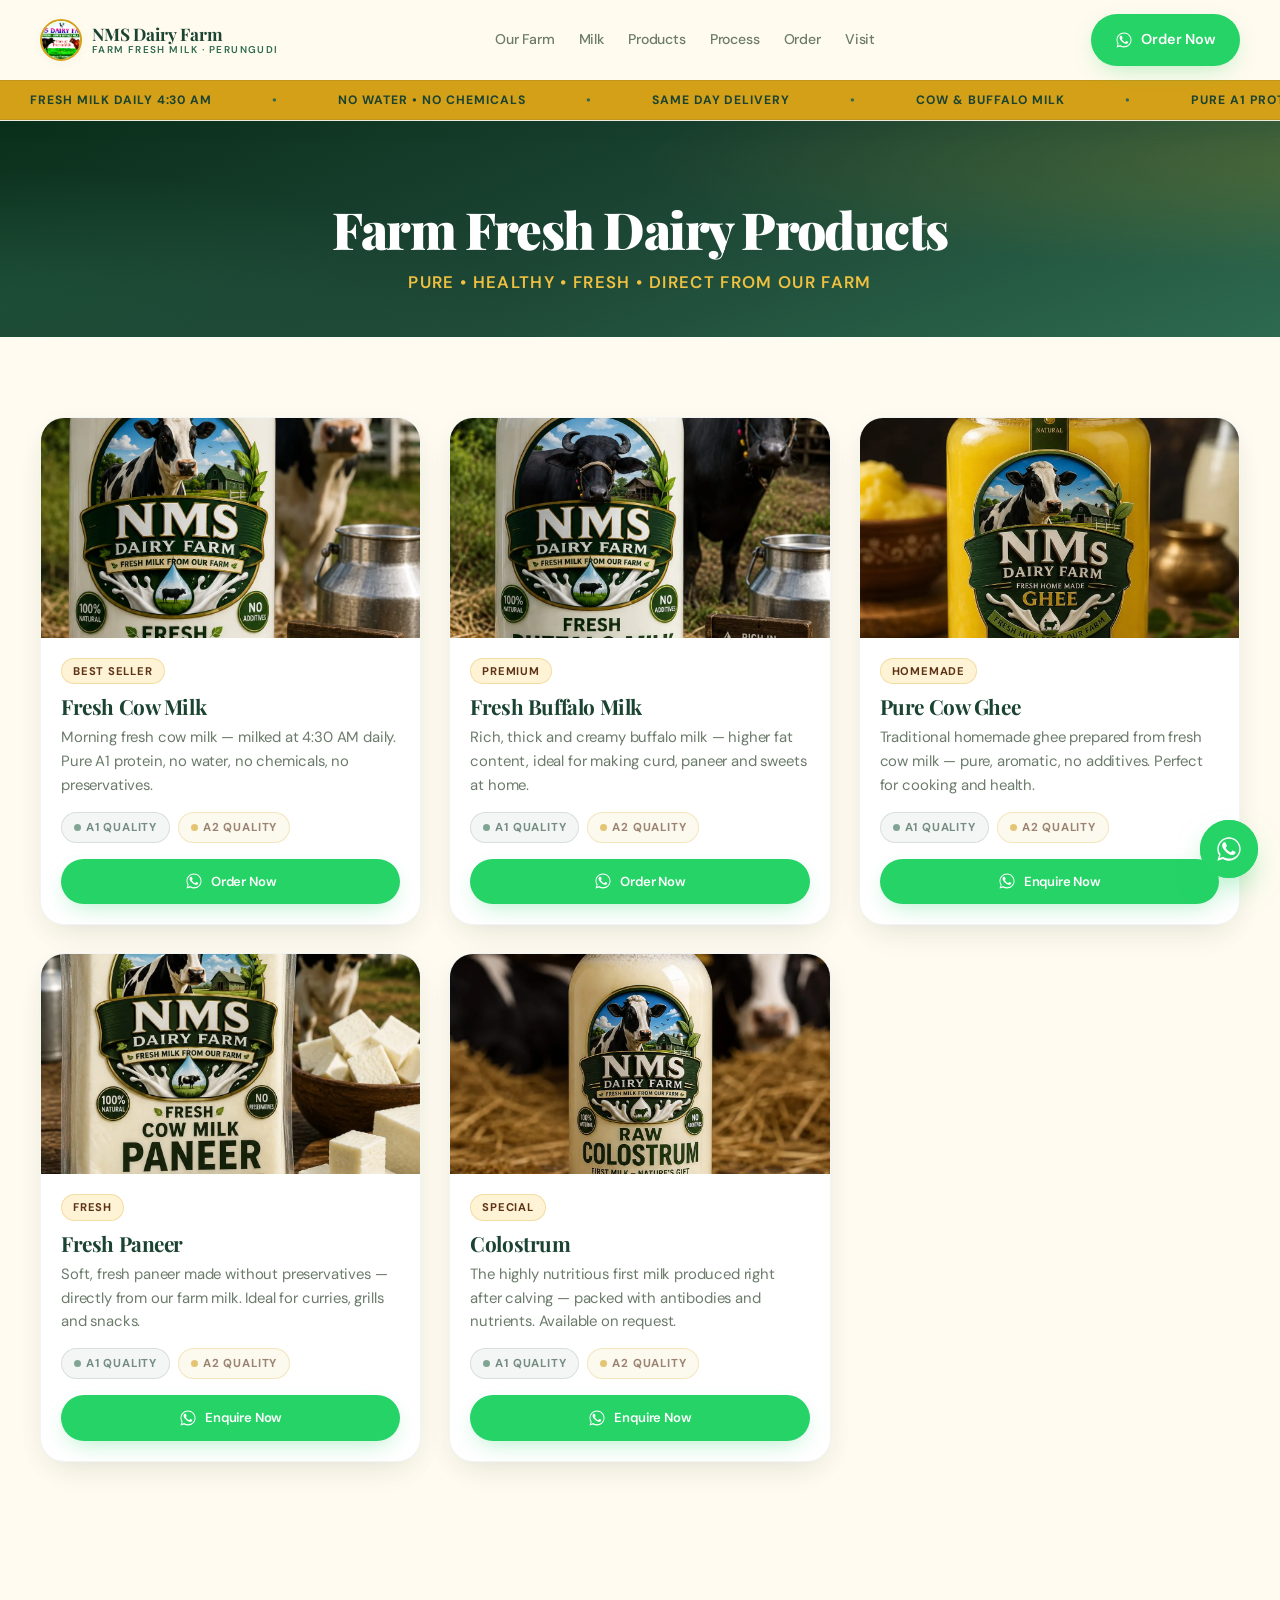
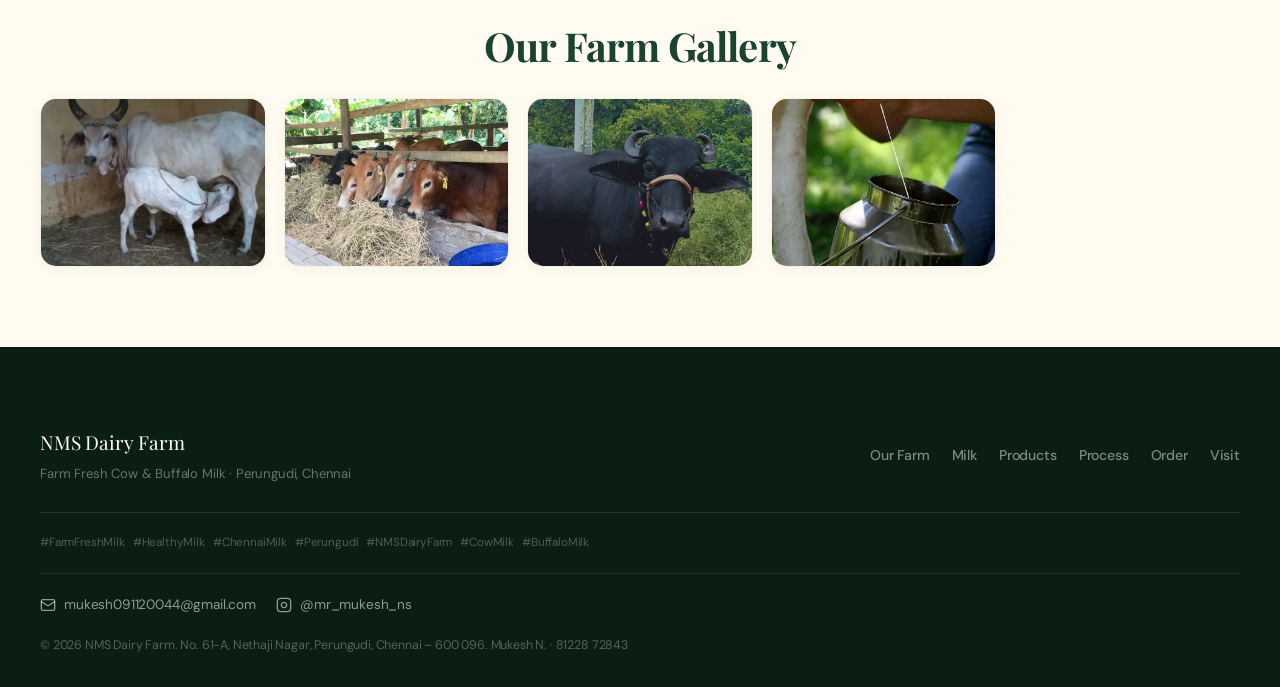
<file: products.html>
<!DOCTYPE html>
<html lang="en">

<head>
    <meta name="google-site-verification" content="FIwdEo8dIdttKMompDkvit5PTXpS1z3GjPGA3_YH7To" />
    <meta charset="UTF-8">
    <meta name="viewport" content="width=device-width, initial-scale=1.0">
    <title>NMS Dairy Farm | Fresh Dairy Products</title>
    <meta name="description" content="Shop NMS Dairy Farm's farm-fresh products: Pure Cow Milk, Buffalo Milk, Homemade Ghee, Fresh Paneer and Colostrum — delivered daily in Perungudi, Chennai.">
    <meta name="keywords" content="cow milk Chennai, buffalo milk Chennai, pure cow ghee Perungudi, organic ghee, fresh paneer Chennai, colostrum Chennai, NMS Dairy Farm products">
    <meta name="robots" content="index, follow">
    <meta name="theme-color" content="#1B4332">
    <link rel="canonical" href="https://nmsdairyfarm.com/products.html">

    <!-- Open Graph / Facebook -->
    <meta property="og:type" content="website">
    <meta property="og:url" content="https://nmsdairyfarm.com/products.html">
    <meta property="og:title" content="NMS Dairy Farm | Fresh Dairy Products">
    <meta property="og:description" content="Shop NMS Dairy Farm's farm-fresh products: Pure Cow Milk, Buffalo Milk, Homemade Ghee, Fresh Paneer and Colostrum — delivered daily in Perungudi, Chennai.">
    <meta property="og:image" content="https://nmsdairyfarm.com/img/one.webp">
    <meta property="og:site_name" content="NMS Dairy Farm">

    <!-- Twitter -->
    <meta name="twitter:card" content="summary_large_image">
    <meta name="twitter:url" content="https://nmsdairyfarm.com/products.html">
    <meta name="twitter:title" content="NMS Dairy Farm | Fresh Dairy Products">
    <meta name="twitter:description" content="Shop NMS Dairy Farm's farm-fresh products: Pure Cow Milk, Buffalo Milk, Homemade Ghee, Fresh Paneer and Colostrum — delivered daily in Perungudi, Chennai.">
    <meta name="twitter:image" content="https://nmsdairyfarm.com/img/one.webp">

    <!-- Favicon -->
    <link rel="icon" type="image/webp" href="img/logo.webp">
    <link rel="apple-touch-icon" href="img/logo.webp">

    <!-- Preload critical assets -->
    <link rel="preload" as="image" href="img/two.webp" type="image/webp">

    <link rel="preconnect" href="https://fonts.googleapis.com">
    <link rel="preconnect" href="https://fonts.gstatic.com" crossorigin>
    <link href="https://fonts.googleapis.com/css2?family=Playfair+Display:ital,wght@0,700;0,900;1,700&family=DM+Sans:wght@400;500;600;700&family=Caveat:wght@700&display=swap" rel="stylesheet">
    <link rel="stylesheet" href="style.css">
</head>

<body>

    <!-- ── HEADER ── -->
    <header>
        <div class="nav">
            <a href="index.html" class="brand">
                <div class="brand-logo">
                    <img src="img/two.webp" alt="NMS Dairy Farm logo" width="42" height="42" decoding="async">
                </div>
                <div class="brand-name">NMS Dairy Farm<span>Farm Fresh Milk · Perungudi</span></div>
            </a>
            <nav class="nav-links" aria-label="Main navigation">
                <a href="index.html#showcase">Our Farm</a>
                <a href="index.html#animals">Milk</a>
                <a href="products.html" aria-current="page">Products</a>
                <a href="index.html#process">Process</a>
                <a href="index.html#order">Order</a>
                <a href="index.html#visit">Visit</a>
            </nav>
            <a class="btn btn-wa nav-wa" id="navWa" href="#" target="_blank" rel="noopener" aria-label="Order on WhatsApp">
                <svg viewBox="0 0 24 24" fill="currentColor" aria-hidden="true">
                    <path
                        d="M17.5 14.4c-.3-.1-1.7-.8-2-1-.3-.1-.5-.1-.7.1-.2.3-.8 1-.9 1.1-.2.2-.3.2-.6.1-.3-.1-1.2-.5-2.4-1.5-.9-.8-1.5-1.8-1.6-2.1-.2-.3 0-.5.1-.6.1-.1.3-.3.4-.5.1-.1.2-.3.3-.4.1-.2 0-.4 0-.5 0-.1-.7-1.7-.9-2.3-.3-.6-.5-.5-.7-.5h-.6c-.2 0-.5.1-.8.4-.3.3-1 1-1 2.4s1 2.8 1.2 3c.1.2 2 3 4.8 4.3.7.3 1.2.5 1.6.6.7.2 1.3.2 1.8.1.5-.1 1.7-.7 1.9-1.4.2-.7.2-1.3.2-1.4-.1-.2-.3-.2-.6-.4Z" />
                    <path
                        d="M12 2C6.5 2 2 6.5 2 12c0 1.9.5 3.7 1.5 5.3L2 22l4.8-1.5C8.3 21.5 10.1 22 12 22c5.5 0 10-4.5 10-10S17.5 2 12 2Zm0 18.2c-1.7 0-3.3-.5-4.7-1.3l-.3-.2-3.1 1 1-3-.2-.3C3.7 15 3.2 13.5 3.2 12 3.2 7.1 7.1 3.2 12 3.2S20.8 7.1 20.8 12 16.9 20.2 12 20.2Z" />
                </svg>
                Order Now
            </a>
            <button class="hamburger" id="menuOpen" aria-label="Open menu" aria-expanded="false"
                aria-controls="mobileNav">
                <svg viewBox="0 0 24 24" fill="none" stroke="currentColor" stroke-width="2" aria-hidden="true">
                    <path d="M3 6h18M3 12h18M3 18h18" stroke-linecap="round" />
                </svg>
            </button>
        </div>
        <!-- ticker -->
        <div class="ticker-wrap" aria-hidden="true">
            <div class="ticker-track">
                <div class="ticker-item">Fresh Milk Daily 4:30 AM</div>
                <div class="ticker-item">No Water • No Chemicals</div>
                <div class="ticker-item">Same Day Delivery</div>
                <div class="ticker-item">Cow &amp; Buffalo Milk</div>
                <div class="ticker-item">Pure A1 Protein Milk</div>
                <div class="ticker-item">Serving Perungudi, Velachery, Thoraipakkam &amp; Sholinganallur</div>
                <div class="ticker-item">Fresh Milk Daily 4:30 AM</div>
                <div class="ticker-item">No Water • No Chemicals</div>
                <div class="ticker-item">Same Day Delivery</div>
                <div class="ticker-item">Cow &amp; Buffalo Milk</div>
                <div class="ticker-item">Pure A1 Protein Milk</div>
                <div class="ticker-item">Serving Perungudi, Velachery, Thoraipakkam &amp; Sholinganallur</div>
            </div>
        </div>
    </header>

    <!-- MOBILE NAV -->
    <div class="mobile-nav" id="mobileNav" role="dialog" aria-modal="true" aria-label="Mobile navigation">
        <button class="close" id="menuClose" aria-label="Close menu">
            <svg viewBox="0 0 24 24" fill="none" stroke="currentColor" stroke-width="2" aria-hidden="true">
                <path d="M6 6l12 12M18 6L6 18" stroke-linecap="round" />
            </svg>
        </button>
        <a href="index.html#showcase">Our Farm</a>
        <a href="index.html#animals">Milk</a>
        <a href="products.html">Products</a>
        <a href="index.html#process">Process</a>
        <a href="index.html#order">Order</a>
        <a href="index.html#visit">Visit</a>
    </div>

    <main>
    <!-- ── HERO ── -->
    <section class="hero products-hero">
        <div class="hero-bg"></div>
        <div style="position:relative;z-index:2;max-width:700px;margin:0 auto;">
            <h1 style="color:#fff;font-size:clamp(2rem,5vw,3.2rem);margin-bottom:12px;">Farm Fresh Dairy Products</h1>
            <p
                style="color:var(--gold2);font-size:clamp(.9rem,2vw,1.05rem);font-weight:600;letter-spacing:.08em;text-transform:uppercase;">
                Pure • Healthy • Fresh • Direct From Our Farm</p>
        </div>
    </section>

    <!-- ── PRODUCTS GRID ── -->
    <section class="products-container">
        <div class="grid">

            <!-- Cow Milk -->
            <div class="card reveal">
                <img src="img/cow milk.webp" alt="Fresh Cow Milk" loading="lazy" width="400" height="220" decoding="async">
                <div class="content">
                    <span class="tag">Best Seller</span>
                    <h3>Fresh Cow Milk</h3>
                    <p>Morning fresh cow milk — milked at 4:30 AM daily. Pure A1 protein, no water, no chemicals, no
                        preservatives.</p>
                    <div class="quality-badges">
                        <span class="quality-badge a1">A1 Quality</span>
                        <span class="quality-badge a2">A2 Quality</span>
                    </div>
                    <div class="card-actions">
                        <a class="btn btn-wa"
                            href="https://wa.me/918122872843?text=Hi%20NMS%20Dairy%20Farm!%20I%27d%20like%20to%20order%20Fresh%20Cow%20Milk%20%5BPlease%20specify%20A1%20or%20A2%20Quality%5D."
                            target="_blank" rel="noopener">
                            <svg viewBox="0 0 24 24" fill="currentColor" aria-hidden="true">
                                <path
                                    d="M17.5 14.4c-.3-.1-1.7-.8-2-1-.3-.1-.5-.1-.7.1-.2.3-.8 1-.9 1.1-.2.2-.3.2-.6.1-.3-.1-1.2-.5-2.4-1.5-.9-.8-1.5-1.8-1.6-2.1-.2-.3 0-.5.1-.6.1-.1.3-.3.4-.5.1-.1.2-.3.3-.4.1-.2 0-.4 0-.5 0-.1-.7-1.7-.9-2.3-.3-.6-.5-.5-.7-.5h-.6c-.2 0-.5.1-.8.4-.3.3-1 1-1 2.4s1 2.8 1.2 3c.1.2 2 3 4.8 4.3.7.3 1.2.5 1.6.6.7.2 1.3.2 1.8.1.5-.1 1.7-.7 1.9-1.4.2-.7.2-1.3.2-1.4-.1-.2-.3-.2-.6-.4Z" />
                                <path
                                    d="M12 2C6.5 2 2 6.5 2 12c0 1.9.5 3.7 1.5 5.3L2 22l4.8-1.5C8.3 21.5 10.1 22 12 22c5.5 0 10-4.5 10-10S17.5 2 12 2Zm0 18.2c-1.7 0-3.3-.5-4.7-1.3l-.3-.2-3.1 1 1-3-.2-.3C3.7 15 3.2 13.5 3.2 12 3.2 7.1 7.1 3.2 12 3.2S20.8 7.1 20.8 12 16.9 20.2 12 20.2Z" />
                            </svg>
                            Order Now
                        </a>
                    </div>
                </div>
            </div>

            <!-- Buffalo Milk -->
            <div class="card reveal">
                <img src="img/bmilk.webp" alt="Fresh Buffalo Milk" loading="lazy" width="400" height="220" decoding="async">
                <div class="content">
                    <span class="tag">Premium</span>
                    <h3>Fresh Buffalo Milk</h3>
                    <p>Rich, thick and creamy buffalo milk — higher fat content, ideal for making curd, paneer and
                        sweets at home.</p>
                    <div class="quality-badges">
                        <span class="quality-badge a1">A1 Quality</span>
                        <span class="quality-badge a2">A2 Quality</span>
                    </div>
                    <div class="card-actions">
                        <a class="btn btn-wa"
                            href="https://wa.me/918122872843?text=Hi%20NMS%20Dairy%20Farm!%20I%27d%20like%20to%20order%20Fresh%20Buffalo%20Milk%20%5BPlease%20specify%20A1%20or%20A2%20Quality%5D."
                            target="_blank" rel="noopener">
                            <svg viewBox="0 0 24 24" fill="currentColor" aria-hidden="true">
                                <path
                                    d="M17.5 14.4c-.3-.1-1.7-.8-2-1-.3-.1-.5-.1-.7.1-.2.3-.8 1-.9 1.1-.2.2-.3.2-.6.1-.3-.1-1.2-.5-2.4-1.5-.9-.8-1.5-1.8-1.6-2.1-.2-.3 0-.5.1-.6.1-.1.3-.3.4-.5.1-.1.2-.3.3-.4.1-.2 0-.4 0-.5 0-.1-.7-1.7-.9-2.3-.3-.6-.5-.5-.7-.5h-.6c-.2 0-.5.1-.8.4-.3.3-1 1-1 2.4s1 2.8 1.2 3c.1.2 2 3 4.8 4.3.7.3 1.2.5 1.6.6.7.2 1.3.2 1.8.1.5-.1 1.7-.7 1.9-1.4.2-.7.2-1.3.2-1.4-.1-.2-.3-.2-.6-.4Z" />
                                <path
                                    d="M12 2C6.5 2 2 6.5 2 12c0 1.9.5 3.7 1.5 5.3L2 22l4.8-1.5C8.3 21.5 10.1 22 12 22c5.5 0 10-4.5 10-10S17.5 2 12 2Zm0 18.2c-1.7 0-3.3-.5-4.7-1.3l-.3-.2-3.1 1 1-3-.2-.3C3.7 15 3.2 13.5 3.2 12 3.2 7.1 7.1 3.2 12 3.2S20.8 7.1 20.8 12 16.9 20.2 12 20.2Z" />
                            </svg>
                            Order Now
                        </a>
                    </div>
                </div>
            </div>

            <!-- Pure Cow Ghee -->
            <div class="card reveal">
                <img src="img/ghee.webp" alt="Pure Cow Ghee" loading="lazy" width="400" height="220" decoding="async">
                <div class="content">
                    <span class="tag">Homemade</span>
                    <h3>Pure Cow Ghee</h3>
                    <p>Traditional homemade ghee prepared from fresh cow milk — pure, aromatic, no additives. Perfect
                        for cooking and health.</p>
                    <div class="quality-badges">
                        <span class="quality-badge a1">A1 Quality</span>
                        <span class="quality-badge a2">A2 Quality</span>
                    </div>
                    <div class="card-actions">
                        <a class="btn btn-wa"
                            href="https://wa.me/918122872843?text=Hi%20NMS%20Dairy%20Farm!%20I%27d%20like%20to%20enquire%20about%20Pure%20Cow%20Ghee."
                            target="_blank" rel="noopener">
                            <svg viewBox="0 0 24 24" fill="currentColor" aria-hidden="true">
                                <path
                                    d="M17.5 14.4c-.3-.1-1.7-.8-2-1-.3-.1-.5-.1-.7.1-.2.3-.8 1-.9 1.1-.2.2-.3.2-.6.1-.3-.1-1.2-.5-2.4-1.5-.9-.8-1.5-1.8-1.6-2.1-.2-.3 0-.5.1-.6.1-.1.3-.3.4-.5.1-.1.2-.3.3-.4.1-.2 0-.4 0-.5 0-.1-.7-1.7-.9-2.3-.3-.6-.5-.5-.7-.5h-.6c-.2 0-.5.1-.8.4-.3.3-1 1-1 2.4s1 2.8 1.2 3c.1.2 2 3 4.8 4.3.7.3 1.2.5 1.6.6.7.2 1.3.2 1.8.1.5-.1 1.7-.7 1.9-1.4.2-.7.2-1.3.2-1.4-.1-.2-.3-.2-.6-.4Z" />
                                <path
                                    d="M12 2C6.5 2 2 6.5 2 12c0 1.9.5 3.7 1.5 5.3L2 22l4.8-1.5C8.3 21.5 10.1 22 12 22c5.5 0 10-4.5 10-10S17.5 2 12 2Zm0 18.2c-1.7 0-3.3-.5-4.7-1.3l-.3-.2-3.1 1 1-3-.2-.3C3.7 15 3.2 13.5 3.2 12 3.2 7.1 7.1 3.2 12 3.2S20.8 7.1 20.8 12 16.9 20.2 12 20.2Z" />
                            </svg>
                            Enquire Now
                        </a>
                    </div>
                </div>
            </div>

            <!-- Fresh Paneer -->
            <div class="card reveal">
                <img src="img/panneer.webp" alt="Fresh Paneer" loading="lazy" width="400" height="220" decoding="async">
                <div class="content">
                    <span class="tag">Fresh</span>
                    <h3>Fresh Paneer</h3>
                    <p>Soft, fresh paneer made without preservatives — directly from our farm milk. Ideal for curries,
                        grills and snacks.</p>
                    <div class="quality-badges">
                        <span class="quality-badge a1">A1 Quality</span>
                        <span class="quality-badge a2">A2 Quality</span>
                    </div>
                    <div class="card-actions">
                        <a class="btn btn-wa"
                            href="https://wa.me/918122872843?text=Hi%20NMS%20Dairy%20Farm!%20I%27d%20like%20to%20enquire%20about%20Fresh%20Paneer."
                            target="_blank" rel="noopener">
                            <svg viewBox="0 0 24 24" fill="currentColor" aria-hidden="true">
                                <path
                                    d="M17.5 14.4c-.3-.1-1.7-.8-2-1-.3-.1-.5-.1-.7.1-.2.3-.8 1-.9 1.1-.2.2-.3.2-.6.1-.3-.1-1.2-.5-2.4-1.5-.9-.8-1.5-1.8-1.6-2.1-.2-.3 0-.5.1-.6.1-.1.3-.3.4-.5.1-.1.2-.3.3-.4.1-.2 0-.4 0-.5 0-.1-.7-1.7-.9-2.3-.3-.6-.5-.5-.7-.5h-.6c-.2 0-.5.1-.8.4-.3.3-1 1-1 2.4s1 2.8 1.2 3c.1.2 2 3 4.8 4.3.7.3 1.2.5 1.6.6.7.2 1.3.2 1.8.1.5-.1 1.7-.7 1.9-1.4.2-.7.2-1.3.2-1.4-.1-.2-.3-.2-.6-.4Z" />
                                <path
                                    d="M12 2C6.5 2 2 6.5 2 12c0 1.9.5 3.7 1.5 5.3L2 22l4.8-1.5C8.3 21.5 10.1 22 12 22c5.5 0 10-4.5 10-10S17.5 2 12 2Zm0 18.2c-1.7 0-3.3-.5-4.7-1.3l-.3-.2-3.1 1 1-3-.2-.3C3.7 15 3.2 13.5 3.2 12 3.2 7.1 7.1 3.2 12 3.2S20.8 7.1 20.8 12 16.9 20.2 12 20.2Z" />
                            </svg>
                            Enquire Now
                        </a>
                    </div>
                </div>
            </div>

            <!-- Colostrum -->
            <div class="card reveal">
                <img src="img/colostrum.webp" alt="Colostrum" loading="lazy" width="400" height="220" decoding="async">
                <div class="content">
                    <span class="tag">Special</span>
                    <h3>Colostrum</h3>
                    <p>The highly nutritious first milk produced right after calving — packed with antibodies and
                        nutrients. Available on request.</p>
                    <div class="quality-badges">
                        <span class="quality-badge a1">A1 Quality</span>
                        <span class="quality-badge a2">A2 Quality</span>
                    </div>
                    <div class="card-actions">
                        <a class="btn btn-wa"
                            href="https://wa.me/918122872843?text=Hi%20NMS%20Dairy%20Farm!%20I%27d%20like%20to%20enquire%20about%20Colostrum."
                            target="_blank" rel="noopener">
                            <svg viewBox="0 0 24 24" fill="currentColor" aria-hidden="true">
                                <path
                                    d="M17.5 14.4c-.3-.1-1.7-.8-2-1-.3-.1-.5-.1-.7.1-.2.3-.8 1-.9 1.1-.2.2-.3.2-.6.1-.3-.1-1.2-.5-2.4-1.5-.9-.8-1.5-1.8-1.6-2.1-.2-.3 0-.5.1-.6.1-.1.3-.3.4-.5.1-.1.2-.3.3-.4.1-.2 0-.4 0-.5 0-.1-.7-1.7-.9-2.3-.3-.6-.5-.5-.7-.5h-.6c-.2 0-.5.1-.8.4-.3.3-1 1-1 2.4s1 2.8 1.2 3c.1.2 2 3 4.8 4.3.7.3 1.2.5 1.6.6.7.2 1.3.2 1.8.1.5-.1 1.7-.7 1.9-1.4.2-.7.2-1.3.2-1.4-.1-.2-.3-.2-.6-.4Z" />
                                <path
                                    d="M12 2C6.5 2 2 6.5 2 12c0 1.9.5 3.7 1.5 5.3L2 22l4.8-1.5C8.3 21.5 10.1 22 12 22c5.5 0 10-4.5 10-10S17.5 2 12 2Zm0 18.2c-1.7 0-3.3-.5-4.7-1.3l-.3-.2-3.1 1 1-3-.2-.3C3.7 15 3.2 13.5 3.2 12 3.2 7.1 7.1 3.2 12 3.2S20.8 7.1 20.8 12 16.9 20.2 12 20.2Z" />
                            </svg>
                            Enquire Now
                        </a>
                    </div>
                </div>
            </div>

        </div>
    </section>

    <!-- ── GALLERY ── -->
    <section class="gallery">
        <h2>Our Farm Gallery</h2>
        <div class="gallery-grid">
            <div class="gallery-img-wrap reveal"><img src="img/cow1.webp" alt="NMS Dairy Farm — Cows grazing"
                    loading="lazy" width="300" height="225" decoding="async"></div>
            <div class="gallery-img-wrap reveal"><img src="img/cow2.webp" alt="NMS Dairy Farm — Buffalo at the farm"
                    loading="lazy" width="300" height="225" decoding="async"></div>
            <div class="gallery-img-wrap reveal"><img src="img/cow3.webp" alt="NMS Dairy Farm — Morning milking"
                    loading="lazy" width="300" height="225" decoding="async"></div>
            <div class="gallery-img-wrap reveal"><img src="img/cow4.webp" alt="NMS Dairy Farm — Fresh milk cans"
                    loading="lazy" width="300" height="225" decoding="async"></div>
        </div>
    </section>

    </main>

    <!-- ── FOOTER ── -->
    <footer>
        <div class="footer-inner">
            <div class="footer-top">
                <div>
                    <div class="footer-brand-name">NMS Dairy Farm</div>
                    <p style="color:rgba(255,255,255,0.38);font-size:.82rem;margin-top:4px;">Farm Fresh Cow &amp;
                        Buffalo Milk · Perungudi, Chennai</p>
                </div>
                <nav class="footer-links" aria-label="Footer navigation">
                    <a href="index.html#showcase">Our Farm</a>
                    <a href="index.html#animals">Milk</a>
                    <a href="products.html">Products</a>
                    <a href="index.html#process">Process</a>
                    <a href="index.html#order">Order</a>
                    <a href="index.html#visit">Visit</a>
                </nav>
            </div>
            <div class="footer-tags" style="margin-top:20px;">
                <span>#FarmFreshMilk</span><span>#HealthyMilk</span><span>#ChennaiMilk</span><span>#Perungudi</span><span>#NMSDairyFarm</span><span>#CowMilk</span><span>#BuffaloMilk</span>
            </div>
            <div class="footer-social" style="display:flex;gap:20px;align-items:center;flex-wrap:wrap;margin-top:20px;padding-top:20px;border-top:1px solid rgba(255,255,255,.08);">
                <a href="mailto:mukesh091120044@gmail.com" style="display:inline-flex;align-items:center;gap:8px;color:rgba(255,255,255,.55);font-size:.85rem;transition:color .25s;" onmouseover="this.style.color='var(--gold2)'" onmouseout="this.style.color='rgba(255,255,255,.55)'">
                    <svg width="16" height="16" viewBox="0 0 24 24" fill="none" stroke="currentColor" stroke-width="2" aria-hidden="true"><rect width="20" height="16" x="2" y="4" rx="2"/><path d="m22 7-8.97 5.7a1.94 1.94 0 0 1-2.06 0L2 7"/></svg>
                    mukesh091120044@gmail.com
                </a>
                <a href="https://instagram.com/mr_mukesh_ns" target="_blank" rel="noopener" style="display:inline-flex;align-items:center;gap:8px;color:rgba(255,255,255,.55);font-size:.85rem;transition:color .25s;" onmouseover="this.style.color='var(--gold2)'" onmouseout="this.style.color='rgba(255,255,255,.55)'">
                    <svg width="16" height="16" viewBox="0 0 24 24" fill="none" stroke="currentColor" stroke-width="2" aria-hidden="true"><rect width="20" height="20" x="2" y="2" rx="5" ry="5"/><path d="M16 11.37A4 4 0 1 1 12.63 8 4 4 0 0 1 16 11.37z"/><line x1="17.5" x2="17.51" y1="6.5" y2="6.5"/></svg>
                    @mr_mukesh_ns
                </a>
            </div>
            <div class="footer-bottom">
                <p>© <span id="yr"></span> NMS Dairy Farm. No. 61-A, Nethaji Nagar, Perungudi, Chennai – 600 096. Mukesh
                    N. · 81228 72843</p>
            </div>
        </div>
    </footer>

    <!-- ── FAB ── -->
    <a class="fab" id="fabWa" href="#" target="_blank" rel="noopener" aria-label="Chat on WhatsApp">
        <span class="fab-pulse" aria-hidden="true"></span>
        <svg viewBox="0 0 24 24" fill="currentColor" aria-hidden="true">
            <path
                d="M17.5 14.4c-.3-.1-1.7-.8-2-1-.3-.1-.5-.1-.7.1-.2.3-.8 1-.9 1.1-.2.2-.3.2-.6.1-.3-.1-1.2-.5-2.4-1.5-.9-.8-1.5-1.8-1.6-2.1-.2-.3 0-.5.1-.6.1-.1.3-.3.4-.5.1-.1.2-.3.3-.4.1-.2 0-.4 0-.5 0-.1-.7-1.7-.9-2.3-.3-.6-.5-.5-.7-.5h-.6c-.2 0-.5.1-.8.4-.3.3-1 1-1 2.4s1 2.8 1.2 3c.1.2 2 3 4.8 4.3.7.3 1.2.5 1.6.6.7.2 1.3.2 1.8.1.5-.1 1.7-.7 1.9-1.4.2-.7.2-1.3.2-1.4-.1-.2-.3-.2-.6-.4Z" />
            <path
                d="M12 2C6.5 2 2 6.5 2 12c0 1.9.5 3.7 1.5 5.3L2 22l4.8-1.5C8.3 21.5 10.1 22 12 22c5.5 0 10-4.5 10-10S17.5 2 12 2Zm0 18.2c-1.7 0-3.3-.5-4.7-1.3l-.3-.2-3.1 1 1-3-.2-.3C3.7 15 3.2 13.5 3.2 12 3.2 7.1 7.1 3.2 12 3.2S20.8 7.1 20.8 12 16.9 20.2 12 20.2Z" />
        </svg>
    </a>

    <script>
        (function () {
            'use strict';
            var PHONE = '918122872843';
            function wa(msg) { return 'https://wa.me/' + PHONE + '?text=' + encodeURIComponent(msg); }

            document.getElementById('yr').textContent = new Date().getFullYear();
            document.getElementById('navWa').href = wa("Hi NMS Dairy Farm! I'd like to order farm fresh milk.");
            document.getElementById('fabWa').href = wa("Hi NMS Dairy Farm! I'd like to know more about your farm fresh dairy products.");

            /* Mobile nav */
            var mNav = document.getElementById('mobileNav');
            var menuOpen = document.getElementById('menuOpen');
            var menuClose = document.getElementById('menuClose');
            function openMenu() { mNav.classList.add('open'); menuOpen.setAttribute('aria-expanded', 'true'); document.body.style.overflow = 'hidden'; }
            function closeMenu() { mNav.classList.remove('open'); menuOpen.setAttribute('aria-expanded', 'false'); document.body.style.overflow = ''; }
            menuOpen.onclick = openMenu;
            menuClose.onclick = closeMenu;
            mNav.querySelectorAll('a').forEach(function (a) { a.onclick = closeMenu; });
            document.addEventListener('keydown', function (e) { if (e.key === 'Escape' && mNav.classList.contains('open')) closeMenu(); });

            /* Scroll reveal */
            if ('IntersectionObserver' in window) {
                var io = new IntersectionObserver(function (entries) {
                    entries.forEach(function (e) { if (e.isIntersecting) { e.target.classList.add('in'); io.unobserve(e.target); } });
                }, { threshold: 0.1, rootMargin: '0px 0px -30px 0px' });
                document.querySelectorAll('.reveal').forEach(function (el) { io.observe(el); });
            } else {
                document.querySelectorAll('.reveal').forEach(function (el) { el.classList.add('in'); });
            }

            /* Quality Badges Selection for Cards */
            document.querySelectorAll('.card').forEach(function (card) {
                var badges = card.querySelectorAll('.quality-badge');
                var waBtn = card.querySelector('.btn-wa');
                if (badges.length > 0 && waBtn) {
                    var originalHref = waBtn.getAttribute('href');
                    var baseHref = originalHref.replace('%20%5BPlease%20specify%20A1%20or%20A2%20Quality%5D', '').replace(/\s*\([^)]*\)$/, '');
                    badges.forEach(function (badge) {
                        badge.style.cursor = 'pointer';
                        badge.addEventListener('click', function () {
                            badges.forEach(function (b) { b.classList.remove('active'); });
                            badge.classList.add('active');
                            var quality = badge.textContent.trim();
                            waBtn.setAttribute('href', baseHref + ' (' + quality + ')');
                        });
                    });
                }
            });
        })();
    </script>

    <!-- JSON-LD: Products -->
    <script type="application/ld+json">
    [
      {
        "@context": "https://schema.org",
        "@type": "Product",
        "name": "Fresh Cow Milk",
        "description": "Morning fresh cow milk milked at 4:30 AM daily. Pure A1 protein, no water, no chemicals, no preservatives.",
        "image": "https://nmsdairyfarm.com/img/cow milk.webp",
        "brand": { "@type": "Brand", "name": "NMS Dairy Farm" },
        "category": "Dairy Products",
        "url": "https://nmsdairyfarm.com/products.html",
        "offers": {
          "@type": "Offer",
          "availability": "https://schema.org/InStock",
          "priceCurrency": "INR",
          "price": "0",
          "priceValidUntil": "2027-12-31",
          "url": "https://nmsdairyfarm.com/products.html",
          "seller": { "@type": "Organization", "name": "NMS Dairy Farm" }
        }
      },
      {
        "@context": "https://schema.org",
        "@type": "Product",
        "name": "Fresh Buffalo Milk",
        "description": "Rich, thick and creamy buffalo milk with higher fat content. Ideal for curd, paneer and sweets.",
        "image": "https://nmsdairyfarm.com/img/bmilk.webp",
        "brand": { "@type": "Brand", "name": "NMS Dairy Farm" },
        "category": "Dairy Products",
        "url": "https://nmsdairyfarm.com/products.html",
        "offers": {
          "@type": "Offer",
          "availability": "https://schema.org/InStock",
          "priceCurrency": "INR",
          "price": "0",
          "priceValidUntil": "2027-12-31",
          "url": "https://nmsdairyfarm.com/products.html",
          "seller": { "@type": "Organization", "name": "NMS Dairy Farm" }
        }
      },
      {
        "@context": "https://schema.org",
        "@type": "Product",
        "name": "Pure Cow Ghee",
        "description": "Traditional homemade ghee prepared from fresh cow milk. Pure, aromatic, no additives. Perfect for cooking and health.",
        "image": "https://nmsdairyfarm.com/img/ghee.webp",
        "brand": { "@type": "Brand", "name": "NMS Dairy Farm" },
        "category": "Dairy Products",
        "url": "https://nmsdairyfarm.com/products.html",
        "offers": {
          "@type": "Offer",
          "availability": "https://schema.org/InStock",
          "priceCurrency": "INR",
          "price": "0",
          "priceValidUntil": "2027-12-31",
          "url": "https://nmsdairyfarm.com/products.html",
          "seller": { "@type": "Organization", "name": "NMS Dairy Farm" }
        }
      },
      {
        "@context": "https://schema.org",
        "@type": "Product",
        "name": "Fresh Paneer",
        "description": "Soft, fresh paneer made without preservatives, directly from farm milk. Ideal for curries, grills and snacks.",
        "image": "https://nmsdairyfarm.com/img/panneer.webp",
        "brand": { "@type": "Brand", "name": "NMS Dairy Farm" },
        "category": "Dairy Products",
        "url": "https://nmsdairyfarm.com/products.html",
        "offers": {
          "@type": "Offer",
          "availability": "https://schema.org/InStock",
          "priceCurrency": "INR",
          "price": "0",
          "priceValidUntil": "2027-12-31",
          "url": "https://nmsdairyfarm.com/products.html",
          "seller": { "@type": "Organization", "name": "NMS Dairy Farm" }
        }
      },
      {
        "@context": "https://schema.org",
        "@type": "Product",
        "name": "Colostrum",
        "description": "Highly nutritious first milk produced right after calving, packed with antibodies and nutrients. Available on request.",
        "image": "https://nmsdairyfarm.com/img/colostrum.webp",
        "brand": { "@type": "Brand", "name": "NMS Dairy Farm" },
        "category": "Dairy Products",
        "url": "https://nmsdairyfarm.com/products.html",
        "offers": {
          "@type": "Offer",
          "availability": "https://schema.org/LimitedAvailability",
          "priceCurrency": "INR",
          "price": "0",
          "priceValidUntil": "2027-12-31",
          "url": "https://nmsdairyfarm.com/products.html",
          "seller": { "@type": "Organization", "name": "NMS Dairy Farm" }
        }
      }
    ]
    </script>
</body>

</html>
</file>
<file: style.css>
*,*::before,*::after{box-sizing:border-box;margin:0;padding:0;}:root{--g:#1B4332;--g2:#2D6A4F;--g3:#52B788;--gold:#D4A017;--gold2:#F0C040;--cream:#FFFBF0;--warm:#FFF3D6;--brown:#5C3317;--ink:#1A1A1A;--muted:#6B7B6A;--wa:#25D366;--wa2:#128C7E;--sp:80px;--sp-m:60px;--mw:1280px;--px:clamp(16px,4vw,40px);--r-lg:24px;--r-md:16px;--r-sm:12px;--r-pill:999px;--sh-a:0 2px 12px rgba(10,47,27,.04);--sh-b:0 8px 30px -8px rgba(10,47,27,.10),0 16px 40px -12px rgba(0,0,0,.05);--sh-c:0 20px 55px -12px rgba(10,47,27,.18),0 28px 48px -18px rgba(0,0,0,.07);--glass-bg:rgba(255,255,255,.78);--glass-border:1px solid rgba(255,255,255,.65);--glass-dark-bg:rgba(255,255,255,.05);--glass-dark-border:1px solid rgba(255,255,255,.10);--ease:cubic-bezier(.16,1,.3,1);--ease-std:cubic-bezier(.4,0,.2,1);}html{scroll-behavior:smooth;-webkit-text-size-adjust:100%;}body{font-family:'DM Sans',sans-serif;background:var(--cream);color:var(--ink);overflow-x:hidden;line-height:1.65;letter-spacing:-.01em;-webkit-font-smoothing:antialiased;}img{display:block;max-width:100%;height:auto;}a{color:inherit;text-decoration:none;}button{font-family:inherit;}h1,h2,h3,h4{font-family:'Playfair Display',serif;line-height:1.2;color:var(--g);letter-spacing:-.025em;}::-webkit-scrollbar{width:6px;}::-webkit-scrollbar-track{background:var(--cream);}::-webkit-scrollbar-thumb{background:var(--g2);border-radius:6px;}header{position:sticky;top:0;z-index:100;width:100%;background:rgba(255,251,240,.88);backdrop-filter:blur(20px) saturate(180%);-webkit-backdrop-filter:blur(20px) saturate(180%);border-bottom:1px solid rgba(27,67,50,.08);box-shadow:0 4px 24px rgba(10,47,27,.04);}.nav{display:flex;align-items:center;justify-content:space-between;padding:14px var(--px);max-width:var(--mw);margin:0 auto;width:100%;gap:16px;}.brand{display:flex;align-items:center;gap:10px;flex-shrink:0;}.brand-logo{width:42px;height:42px;border-radius:50%;border:2px solid var(--gold);overflow:hidden;flex:0 0 auto;box-shadow:var(--sh-a);}.brand-logo img{width:100%;height:100%;object-fit:cover;}.brand-name{font-family:'Playfair Display',serif;font-size:1.08rem;font-weight:700;color:var(--g);line-height:1.1;}.brand-name span{display:block;font-family:'DM Sans',sans-serif;font-size:.62rem;font-weight:600;letter-spacing:.14em;text-transform:uppercase;color:var(--g2);margin-top:2px;}.nav-links{display:flex;gap:24px;font-weight:500;font-size:.88rem;flex-shrink:0;}.nav-links a{color:var(--muted);transition:color .25s var(--ease-std);position:relative;white-space:nowrap;}.nav-links a:hover{color:var(--g);}.nav-links a::after{content:"";position:absolute;bottom:-3px;left:0;width:100%;height:2px;background:var(--g2);transform:scaleX(0);transform-origin:right;transition:transform .3s var(--ease-std);}.nav-links a:hover::after{transform:scaleX(1);transform-origin:left;}.hamburger{display:none;background:none;border:none;cursor:pointer;padding:4px;color:var(--g);transition:opacity .2s;}.hamburger:active{opacity:.6;}.hamburger svg{width:24px;height:24px;}@media(max-width:960px){.nav-links,.nav-wa{display:none;}.hamburger{display:flex;align-items:center;justify-content:center;}}@media(max-width:480px){.brand-name span{display:none;}.brand-name{font-size:1rem;}}.mobile-nav{display:none;flex-direction:column;align-items:center;justify-content:center;gap:28px;position:fixed;inset:0;z-index:200;background:var(--g);padding:24px;}.mobile-nav.open{display:flex;}.mobile-nav a{font-family:'Playfair Display',serif;font-size:clamp(1.6rem,5vw,2.2rem);color:#fff;font-weight:700;transition:color .2s;}.mobile-nav a:hover{color:var(--gold2);}.mobile-nav .close{position:absolute;top:20px;right:20px;background:none;border:none;color:#fff;cursor:pointer;}.mobile-nav .close svg{width:28px;height:28px;}.btn{display:inline-flex;align-items:center;justify-content:center;gap:8px;padding:12px 22px;border-radius:var(--r-pill);font-weight:600;font-size:.9rem;border:2px solid transparent;cursor:pointer;transition:all .3s var(--ease);white-space:nowrap;-webkit-tap-highlight-color:transparent;}.btn svg{width:18px;height:18px;flex-shrink:0;}.btn-wa{background:var(--wa);color:#fff;box-shadow:0 8px 24px -8px rgba(37,211,102,.4);}.btn-wa:hover{background:var(--wa2);transform:translateY(-2px);box-shadow:0 12px 28px -6px rgba(37,211,102,.6);}.btn-gold{background:linear-gradient(135deg,var(--gold),var(--gold2));color:var(--g);font-weight:700;box-shadow:0 8px 24px -8px rgba(212,160,23,.3);}.btn-gold:hover{transform:translateY(-2px);box-shadow:0 12px 28px -6px rgba(212,160,23,.5);}.btn-outline{background:transparent;border-color:var(--g);color:var(--g);}.btn-outline:hover{background:var(--g);color:#fff;transform:translateY(-2px);}.btn-white{background:#fff;color:var(--g);box-shadow:0 8px 20px -8px rgba(0,0,0,.12);}.btn-white:hover{transform:translateY(-2px);box-shadow:0 12px 24px -6px rgba(0,0,0,.22);}@media(max-width:480px){.btn{padding:11px 18px;font-size:.85rem;}}.hero{position:relative;min-height:100svh;background:linear-gradient(160deg,#0A2F1B 0%,#1B4332 45%,#2D6A4F 100%);display:flex;align-items:center;overflow:hidden;padding:0 var(--px);}.hero-bg{position:absolute;inset:0;background-image:radial-gradient(ellipse 60% 50% at 110% 20%,rgba(212,160,23,.22),transparent),radial-gradient(ellipse 50% 60% at -10% 80%,rgba(82,183,136,.18),transparent);pointer-events:none;}.hero-particles{position:absolute;inset:0;overflow:hidden;pointer-events:none;}.hero-particles span{position:absolute;border-radius:50%;background:rgba(212,160,23,.15);animation:float linear infinite;}@keyframes float{0%{transform:translateY(0) scale(1);opacity:.7;}100%{transform:translateY(-120vh) scale(1.5);opacity:0;}}.hero-grid{position:relative;z-index:2;display:grid;grid-template-columns:55% 45%;gap:40px;align-items:center;max-width:var(--mw);margin:0 auto;width:100%;padding:100px 0;}.hero-eyebrow{display:inline-flex;align-items:center;gap:8px;background:rgba(212,160,23,.18);border:1px solid rgba(212,160,23,.4);border-radius:var(--r-pill);padding:6px 14px;font-size:.78rem;font-weight:700;letter-spacing:.12em;text-transform:uppercase;color:var(--gold2);margin-bottom:22px;}.hero h1{font-size:clamp(2rem,5vw,3.8rem);font-weight:900;color:#fff;line-height:1.1;letter-spacing:-.03em;}.hero h1 em{font-style:italic;color:var(--gold2);}.hero-sub{margin-top:20px;color:rgba(255,255,255,.75);font-size:clamp(.95rem,2vw,1.08rem);line-height:1.65;max-width:42ch;}.hero-cta{display:flex;flex-wrap:wrap;gap:12px;margin-top:30px;}.hero-stats{display:flex;gap:24px;flex-wrap:wrap;margin-top:36px;padding-top:28px;border-top:1px solid rgba(255,255,255,.12);}.hero-stat .num{font-family:'Playfair Display',serif;font-size:1.8rem;font-weight:700;color:var(--gold2);letter-spacing:-.02em;}.hero-stat .lbl{font-size:.78rem;color:rgba(255,255,255,.6);margin-top:2px;}.poster-wrap{display:flex;justify-content:flex-end;align-items:center;}.poster-frame{position:relative;width:100%;max-width:420px;border-radius:var(--r-lg);box-shadow:var(--sh-c);overflow:visible;transition:transform .5s var(--ease),box-shadow .5s var(--ease);}.poster-frame img{width:100%;height:auto;display:block;border-radius:var(--r-lg);}.poster-frame:hover{transform:translateY(-10px) scale(1.01);box-shadow:0 40px 80px rgba(10,47,27,.38);}.poster-badge{position:absolute;bottom:-18px;left:20px;z-index:3;background:var(--wa);color:#fff;border-radius:14px;padding:11px 17px;font-weight:700;font-size:.8rem;box-shadow:0 12px 28px -8px rgba(37,211,102,.55);display:flex;align-items:center;gap:8px;border:3px solid #fff;}.poster-tag{position:absolute;top:14px;right:-8px;z-index:3;background:var(--gold);color:var(--g);border-radius:var(--r-pill);padding:7px 14px;font-weight:700;font-size:.76rem;letter-spacing:.06em;text-transform:uppercase;box-shadow:0 6px 18px -6px rgba(212,160,23,.65);transform:rotate(-3deg);}@media(max-width:900px){.hero{min-height:auto;padding-top:calc(var(--sp-m) + 40px);padding-bottom:var(--sp-m);}.hero-grid{grid-template-columns:1fr;padding:40px 0 0;gap:40px;}.poster-wrap{justify-content:center;}.poster-frame{max-width:360px;}}@media(max-width:480px){.hero-grid{gap:32px;padding:28px 0 0;}.hero-stats{gap:16px;}.hero-cta{flex-direction:column;}.hero-cta .btn{width:100%;justify-content:center;}.poster-frame{max-width:100%;}.poster-badge{font-size:.72rem;padding:9px 13px;}.poster-tag{right:-4px;font-size:.7rem;}}.section{padding:var(--sp) var(--px);display:flex;justify-content:center;width:100%;}.section-inner{max-width:var(--mw);margin:0 auto;width:100%;}@media(max-width:768px){.section{padding:var(--sp-m) var(--px);}}.label{display:inline-flex;align-items:center;gap:8px;font-size:.7rem;font-weight:700;letter-spacing:.15em;text-transform:uppercase;color:var(--g2);margin-bottom:12px;}.label::before{content:"";width:18px;height:2px;background:var(--gold);border-radius:2px;}.section-head h2{font-size:clamp(1.7rem,3.2vw,2.6rem);color:var(--g);margin-top:6px;}.section-head p{margin-top:12px;color:var(--muted);font-size:clamp(.95rem,1.5vw,1.05rem);line-height:1.7;max-width:52ch;}.showcase{background:#fff;}.showcase-grid{display:grid;grid-template-columns:1fr 1fr;gap:56px;align-items:center;}.showcase-img-wrap{position:relative;}.showcase-img{border-radius:var(--r-lg);overflow:hidden;box-shadow:var(--sh-b);border:1px solid rgba(27,67,50,.05);}.showcase-img img{width:100%;height:420px;object-fit:cover;transition:transform .6s var(--ease);}.showcase-img:hover img{transform:scale(1.03);}.img-label{position:absolute;bottom:18px;left:18px;background:rgba(27,67,50,.92);backdrop-filter:blur(8px);color:#fff;border-radius:10px;padding:9px 14px;font-weight:600;font-size:.82rem;display:flex;align-items:center;gap:8px;border:1px solid rgba(212,160,23,.4);}.showcase-point{display:flex;gap:14px;padding:16px 0;border-bottom:1px solid rgba(27,67,50,.08);}.showcase-point:last-child{border-bottom:none;}.point-icon{width:40px;height:40px;border-radius:10px;flex-shrink:0;background:linear-gradient(135deg,var(--g),var(--g2));display:flex;align-items:center;justify-content:center;}.point-icon svg{width:18px;height:18px;color:var(--gold2);}.point-text h3{font-family:'Playfair Display',serif;font-size:1rem;color:var(--g);margin-bottom:3px;}.point-text p{font-size:.88rem;color:var(--muted);line-height:1.55;}@media(max-width:860px){.showcase-grid{grid-template-columns:1fr;gap:36px;}.showcase-img img{height:320px;}}@media(max-width:480px){.showcase-img img{height:240px;}}.animals{background:linear-gradient(160deg,#0D2B1C,#1B4332);padding:var(--sp) var(--px);}@media(max-width:768px){.animals{padding:var(--sp-m) var(--px);}}.animals-inner{max-width:var(--mw);margin:0 auto;}.animals .label{color:var(--gold2);}.animals .label::before{background:var(--gold2);}.animals .section-head h2{color:#fff;}.animals .section-head p{color:rgba(255,255,255,.65);}.animal-cards{display:flex;justify-content:center;margin-top:44px;width:100%;}.animal-card{border-radius:var(--r-lg);overflow:hidden;position:relative;min-height:380px;display:flex;flex-direction:column;justify-content:flex-end;width:100%;max-width:580px;box-shadow:var(--sh-c);border:1px solid rgba(255,255,255,.1);}.animal-card img{position:absolute;inset:0;width:100%;height:100%;object-fit:cover;transition:transform .5s var(--ease);}.animal-card:hover img{transform:scale(1.05);}.animal-card-overlay{position:absolute;inset:0;background:linear-gradient(to top,rgba(0,0,0,.9) 0%,rgba(0,0,0,.28) 55%,transparent 100%);}.animal-card-content{position:relative;z-index:2;padding:26px;}.animal-card-tag{display:inline-block;background:var(--gold);color:var(--g);border-radius:var(--r-pill);padding:4px 13px;font-size:.7rem;font-weight:700;letter-spacing:.1em;text-transform:uppercase;margin-bottom:10px;}.animal-card h3{font-size:1.6rem;color:#fff;margin-bottom:7px;}.animal-card p{color:rgba(255,255,255,.78);font-size:.9rem;line-height:1.55;margin-bottom:16px;}.animal-card .benefits{display:flex;flex-wrap:wrap;gap:7px;}.benefit{background:rgba(255,255,255,.14);backdrop-filter:blur(4px);-webkit-backdrop-filter:blur(4px);border:1px solid rgba(255,255,255,.24);border-radius:var(--r-pill);padding:5px 11px;font-size:.74rem;font-weight:600;color:#fff;}.benefit.gold{background:rgba(212,160,23,.28);border-color:rgba(212,160,23,.48);color:var(--gold2);}@media(max-width:480px){.animal-card{min-height:320px;}.animal-card h3{font-size:1.35rem;}.animal-card-content{padding:20px;}}.products-container{max-width:var(--mw);margin:0 auto;padding:var(--sp) var(--px);}@media(max-width:768px){.products-container{padding:var(--sp-m) var(--px);}}.grid{display:grid;grid-template-columns:repeat(auto-fill,minmax(min(280px,100%),1fr));gap:28px;}@media(max-width:600px){.grid{gap:20px;}}.card{background:#fff;border-radius:var(--r-lg);overflow:hidden;box-shadow:var(--sh-b);border:1px solid rgba(27,67,50,.05);display:flex;flex-direction:column;transition:transform .4s var(--ease),box-shadow .4s var(--ease);}.card:hover{transform:translateY(-7px);box-shadow:var(--sh-c);}.card img{width:100%;height:220px;object-fit:cover;transition:transform .5s var(--ease);}.card:hover img{transform:scale(1.04);}.card .content{padding:20px;display:flex;flex-direction:column;flex:1;}.card .tag{align-self:flex-start;background:var(--warm);color:var(--brown);border:1px solid rgba(212,160,23,.28);padding:3px 11px;border-radius:30px;font-size:.7rem;font-weight:700;text-transform:uppercase;letter-spacing:.07em;}.card h3{font-family:'Playfair Display',serif;font-size:1.3rem;color:var(--g);margin:10px 0 7px;letter-spacing:-.02em;}.card p{font-size:.93rem;color:var(--muted);line-height:1.6;flex:1;margin-bottom:14px;}.card .price{font-family:'Playfair Display',serif;font-size:1.25rem;font-weight:700;color:var(--g);margin-bottom:14px;}.card .card-actions{display:flex;gap:8px;margin-top:auto;}.card .card-actions .btn{flex:1;padding:10px 12px;font-size:.82rem;}@media(max-width:480px){.card img{height:190px;}.card .content{padding:16px;}}.process{background:var(--warm);}.process-steps{display:grid;grid-template-columns:repeat(4,1fr);gap:22px;margin-top:52px;position:relative;}.process-steps::before{content:"";position:absolute;top:61px;left:10%;right:10%;height:2px;background:linear-gradient(90deg,var(--g),var(--gold),var(--g));z-index:0;}.process-step{text-align:center;position:relative;z-index:1;transition:transform .35s var(--ease);}.process-step:hover{transform:translateY(-6px);}.step-time{font-family:'Caveat',cursive;font-size:1.05rem;color:var(--g2);font-weight:700;margin-bottom:5px;}.step-circle{width:70px;height:70px;border-radius:50%;margin:0 auto 16px;background:linear-gradient(135deg,var(--g),var(--g2));display:flex;align-items:center;justify-content:center;box-shadow:0 12px 28px -10px rgba(27,67,50,.48);border:4px solid var(--cream);transition:all .3s var(--ease);}.process-step:hover .step-circle{transform:scale(1.06);box-shadow:0 14px 32px -8px rgba(27,67,50,.55);}.step-circle svg{width:28px;height:28px;color:var(--gold2);}.process-step h3{font-family:'Playfair Display',serif;font-size:.98rem;color:var(--g);margin-bottom:7px;}.process-step p{font-size:.83rem;color:var(--muted);line-height:1.58;}@media(max-width:860px){.process-steps{grid-template-columns:1fr 1fr;gap:28px;}.process-steps::before{display:none;}}@media(max-width:480px){.process-steps{grid-template-columns:1fr;}}.trial-wrap{padding:0 var(--px) var(--sp);display:flex;justify-content:center;width:100%;}@media(max-width:768px){.trial-wrap{padding-bottom:var(--sp-m);}}.trial{max-width:var(--mw);margin:0 auto;width:100%;background:linear-gradient(135deg,var(--g) 0%,var(--g2) 100%);border-radius:var(--r-lg);padding:56px 5%;display:grid;grid-template-columns:1fr 1fr;gap:40px;align-items:center;position:relative;overflow:hidden;box-shadow:var(--sh-c);border:1px solid rgba(255,255,255,.1);}.trial::before{content:"";position:absolute;top:-60px;right:-60px;width:280px;height:280px;border-radius:50%;background:rgba(212,160,23,.11);}.trial::after{content:"";position:absolute;bottom:-75px;left:30%;width:190px;height:190px;border-radius:50%;background:rgba(255,255,255,.04);}.trial-badge{display:inline-flex;align-items:center;gap:8px;background:rgba(212,160,23,.2);border:1px solid rgba(212,160,23,.38);border-radius:var(--r-pill);padding:6px 14px;font-size:.76rem;font-weight:700;letter-spacing:.1em;text-transform:uppercase;color:var(--gold2);margin-bottom:18px;}.trial h2{color:#fff;font-size:clamp(1.5rem,2.8vw,2.2rem);}.trial p{color:rgba(255,255,255,.74);margin-top:12px;font-size:1rem;line-height:1.65;}.trial-cta{position:relative;z-index:1;text-align:right;}.trial-note{color:rgba(255,255,255,.5);font-size:.8rem;margin-top:12px;}@media(max-width:768px){.trial{grid-template-columns:1fr;padding:38px 24px;gap:24px;}.trial-cta{text-align:left;}}@media(max-width:480px){.trial{padding:30px 18px;}.trial-cta .btn{width:100%;justify-content:center;}}.order{background:var(--cream);}.order-grid{display:grid;grid-template-columns:1.1fr .9fr;gap:56px;align-items:start;}.order-steps-list{margin-top:28px;}.order-step-item{display:flex;gap:14px;padding:14px 0;border-bottom:1px solid rgba(27,67,50,.09);}.order-step-item:last-child{border-bottom:none;}.step-num{width:30px;height:30px;border-radius:50%;flex-shrink:0;background:var(--g);color:var(--gold2);display:flex;align-items:center;justify-content:center;font-weight:700;font-size:.82rem;}.order-step-item h3{font-size:.93rem;color:var(--g);margin-bottom:3px;font-family:'Playfair Display',serif;}.order-step-item p{font-size:.86rem;color:var(--muted);line-height:1.5;}.order-builder{background:var(--glass-bg);backdrop-filter:blur(16px);-webkit-backdrop-filter:blur(16px);border:var(--glass-border);border-radius:var(--r-lg);padding:30px;box-shadow:var(--sh-b);}.builder-title{font-family:'Playfair Display',serif;font-size:1.25rem;color:var(--g);margin-bottom:24px;}.field-label{font-size:.72rem;font-weight:700;letter-spacing:.1em;text-transform:uppercase;color:var(--g2);display:block;margin-bottom:9px;}.choice-wrap{display:flex;gap:9px;margin-bottom:22px;flex-wrap:wrap;}.choice{flex:1;min-width:110px;border:2px solid rgba(27,67,50,.08);border-radius:var(--r-sm);padding:12px 9px;text-align:center;cursor:pointer;font-weight:600;font-size:.88rem;color:var(--muted);background:rgba(255,255,255,.5);transition:all .3s var(--ease-std);}.choice:hover{border-color:var(--g3);color:var(--g);transform:translateY(-2px);background:#fff;box-shadow:var(--sh-a);}.choice.active{border-color:var(--g);background:rgba(27,67,50,.06);color:var(--g);}.choice.active:hover{transform:none;box-shadow:none;}.qty-wrap{display:flex;align-items:center;gap:14px;margin-bottom:22px;}.qty-btn{width:42px;height:42px;border-radius:50%;border:2px solid rgba(27,67,50,.14);background:#fff;font-size:1.25rem;font-weight:700;color:var(--g);cursor:pointer;display:flex;align-items:center;justify-content:center;transition:all .3s var(--ease-std);}.qty-btn:hover{border-color:var(--g);background:var(--g);color:#fff;transform:scale(1.08);}.qty-btn:active{transform:scale(.94);}.qty-display{font-family:'Playfair Display',serif;font-size:1.65rem;font-weight:700;color:var(--g);min-width:76px;text-align:center;}.order-preview{background:var(--warm);border:1.5px dashed rgba(27,67,50,.24);border-radius:13px;padding:14px 16px;margin-bottom:20px;font-size:.9rem;color:var(--muted);}.order-preview strong{color:var(--g);}.order-builder .btn{width:100%;justify-content:center;font-size:.98rem;padding:15px;}@media(max-width:960px){.order-grid{grid-template-columns:1fr;gap:44px;}}@media(max-width:480px){.order-builder{padding:20px 14px;}.choice{min-width:90px;padding:10px 6px;}}.visit{background:var(--g);padding:var(--sp) var(--px);}@media(max-width:768px){.visit{padding:var(--sp-m) var(--px);}}.visit .label{color:var(--gold2);}.visit .label::before{background:var(--gold2);}.visit-grid{display:grid;grid-template-columns:1.1fr .9fr;gap:48px;margin-top:46px;width:100%;}@media(max-width:860px){.visit-grid{grid-template-columns:1fr;gap:36px;}}.info-item{display:flex;gap:14px;padding:18px 0;border-bottom:1px solid rgba(255,255,255,.09);}.info-item:last-child{border-bottom:none;}.info-icon{width:42px;height:42px;border-radius:10px;flex-shrink:0;background:rgba(212,160,23,.18);border:1px solid rgba(212,160,23,.28);display:flex;align-items:center;justify-content:center;}.info-icon svg{width:19px;height:19px;color:var(--gold2);}.info-item h3{font-size:.7rem;font-weight:700;letter-spacing:.1em;text-transform:uppercase;color:rgba(255,255,255,.48);margin-bottom:4px;}.info-item p{color:#fff;font-size:.95rem;line-height:1.5;}.info-item a{color:var(--gold2);text-decoration:underline;text-underline-offset:3px;}.visit-actions{display:flex;gap:10px;flex-wrap:wrap;margin-top:24px;}.hours-card{background:rgba(255,255,255,.05);backdrop-filter:blur(12px);-webkit-backdrop-filter:blur(12px);border:1px solid rgba(255,255,255,.1);border-radius:var(--r-lg);padding:26px;box-shadow:0 8px 30px rgba(0,0,0,.18);transition:transform .4s var(--ease),box-shadow .4s var(--ease);}.hours-card:hover{transform:translateY(-5px);box-shadow:0 14px 38px rgba(0,0,0,.28);}.hours-card h3{color:#fff;font-family:'Playfair Display',serif;font-size:1.15rem;margin-bottom:5px;}.hours-card>p{color:rgba(255,255,255,.58);font-size:.86rem;margin-bottom:18px;}.hour-row{display:flex;justify-content:space-between;align-items:center;padding:11px 0;border-top:1px solid rgba(255,255,255,.09);font-size:.88rem;color:#fff;}.hour-row:last-child{padding-bottom:0;}.hour-row .time{color:var(--gold2);font-weight:700;}.area-pills{display:flex;flex-wrap:wrap;gap:7px;margin-top:14px;}.area-pill{background:rgba(82,183,136,.18);border:1px solid rgba(82,183,136,.32);border-radius:var(--r-pill);padding:4px 13px;font-size:.76rem;font-weight:600;color:var(--g3);}@media(max-width:480px){.visit-actions{flex-direction:column;}.visit-actions .btn{width:100%;justify-content:center;}.hours-card{padding:20px 16px;}}.gallery{max-width:var(--mw);margin:0 auto;padding:var(--sp) var(--px);}@media(max-width:768px){.gallery{padding:var(--sp-m) var(--px);}}.gallery h2{font-family:'Playfair Display',serif;font-size:clamp(1.7rem,3.2vw,2.5rem);color:var(--g);margin-bottom:28px;text-align:center;letter-spacing:-.02em;}.gallery-grid{display:grid;grid-template-columns:repeat(auto-fill,minmax(min(210px,100%),1fr));gap:18px;}.gallery-img-wrap{border-radius:var(--r-md);overflow:hidden;box-shadow:var(--sh-a);aspect-ratio:4/3;border:1px solid rgba(27,67,50,.05);}.gallery-img-wrap img{width:100%;height:100%;object-fit:cover;transition:transform .6s var(--ease);}.gallery-img-wrap:hover img{transform:scale(1.05);}footer{background:#0A1F12;padding:var(--sp) var(--px) calc(var(--sp)*.4);width:100%;}@media(max-width:768px){footer{padding:var(--sp-m) var(--px) 24px;}}.footer-inner{max-width:var(--mw);margin:0 auto;width:100%;}.footer-top{display:flex;justify-content:space-between;align-items:center;flex-wrap:wrap;gap:20px;padding-bottom:28px;border-bottom:1px solid rgba(255,255,255,.09);}.footer-brand-name{font-family:'Playfair Display',serif;font-size:1.2rem;color:#fff;}.footer-links{display:flex;gap:22px;flex-wrap:wrap;}.footer-links a{color:rgba(255,255,255,.48);font-size:.88rem;font-weight:500;transition:color .25s var(--ease-std);}.footer-links a:hover{color:var(--gold2);}.footer-tags{display:flex;flex-wrap:wrap;gap:8px;margin-top:20px;}.footer-tags span{color:rgba(255,255,255,.28);font-size:.73rem;}.footer-bottom{padding-top:20px;display:flex;justify-content:space-between;flex-wrap:wrap;gap:10px;}.footer-bottom p{color:rgba(255,255,255,.3);font-size:.78rem;line-height:1.5;}@media(max-width:600px){.footer-top{flex-direction:column;align-items:flex-start;}.footer-links{gap:14px;}}.fab{position:fixed;bottom:22px;right:22px;z-index:99;width:58px;height:58px;border-radius:50%;background:var(--wa);display:flex;align-items:center;justify-content:center;box-shadow:0 14px 32px -10px rgba(37,211,102,.6);transition:transform .3s var(--ease),box-shadow .3s var(--ease);}.fab:hover{transform:scale(1.1);box-shadow:0 18px 38px -10px rgba(37,211,102,.78);}.fab svg{width:28px;height:28px;color:#fff;}.fab-pulse{position:absolute;width:100%;height:100%;border-radius:50%;border:2px solid var(--wa);animation:fab-pulse 2.5s ease-out infinite;}@keyframes fab-pulse{0%{transform:scale(1);opacity:.8;}100%{transform:scale(1.72);opacity:0;}}.reveal{opacity:0;transform:translateY(22px);transition:opacity .65s var(--ease),transform .65s var(--ease);}.reveal.in{opacity:1;transform:none;}@media(prefers-reduced-motion:reduce){.reveal,.reveal.in{opacity:1;transform:none;transition:none;}.ticker-track,.fab-pulse,.hero-particles span{animation:none;}}.ticker-wrap{width:100%;overflow:hidden;padding:9px 0;background:var(--gold);border-top:1px solid rgba(27,67,50,.1);border-bottom:1px solid rgba(27,67,50,.1);}.ticker-track{display:flex;width:max-content;animation:ticker-scroll 32s linear infinite;white-space:nowrap;}.ticker-item{display:inline-flex;align-items:center;padding:0 30px;color:var(--g);font-family:'DM Sans',sans-serif;font-weight:700;font-size:.76rem;letter-spacing:.08em;text-transform:uppercase;}.ticker-item::after{content:"•";margin-left:60px;color:var(--g2);}@keyframes ticker-scroll{0%{transform:translateX(0)}100%{transform:translateX(-50%)}}.products-hero{min-height:auto;padding:calc(var(--sp-m) + 20px) var(--px) 40px;flex-direction:column;justify-content:center;text-align:center;}@media(max-width:768px){.products-hero{padding:calc(var(--sp-m) + 10px) var(--px) 30px;}}.quality-badges{display:flex;gap:8px;flex-wrap:wrap;margin-bottom:16px;align-items:center;}.quality-badge{display:inline-flex;align-items:center;gap:5px;padding:5px 12px;border-radius:var(--r-pill);font-size:.72rem;font-weight:700;letter-spacing:.07em;text-transform:uppercase;cursor:pointer;transition:all .2s var(--ease);opacity:0.6;}.quality-badge:hover{opacity:0.8;}.quality-badge.active{opacity:1;transform:translateY(-2px);box-shadow:0 4px 12px rgba(0,0,0,0.08);}.quality-badge.a1{background:rgba(27,67,50,.08);border:1.5px solid rgba(27,67,50,.22);color:var(--g);}.quality-badge.a2{background:rgba(212,160,23,.12);border:1.5px solid rgba(212,160,23,.38);color:var(--brown);}.quality-badge::before{content:"";width:7px;height:7px;border-radius:50%;flex-shrink:0;}.quality-badge.a1::before{background:var(--g2);}.quality-badge.a2::before{background:var(--gold);}.text-center{text-align:center;}.sr-only{position:absolute;width:1px;height:1px;padding:0;margin:-1px;overflow:hidden;clip:rect(0,0,0,0);white-space:nowrap;border-width:0;}a:focus-visible,button:focus-visible,.choice:focus-within{outline:3px solid var(--g3);outline-offset:2px;}
</file>
